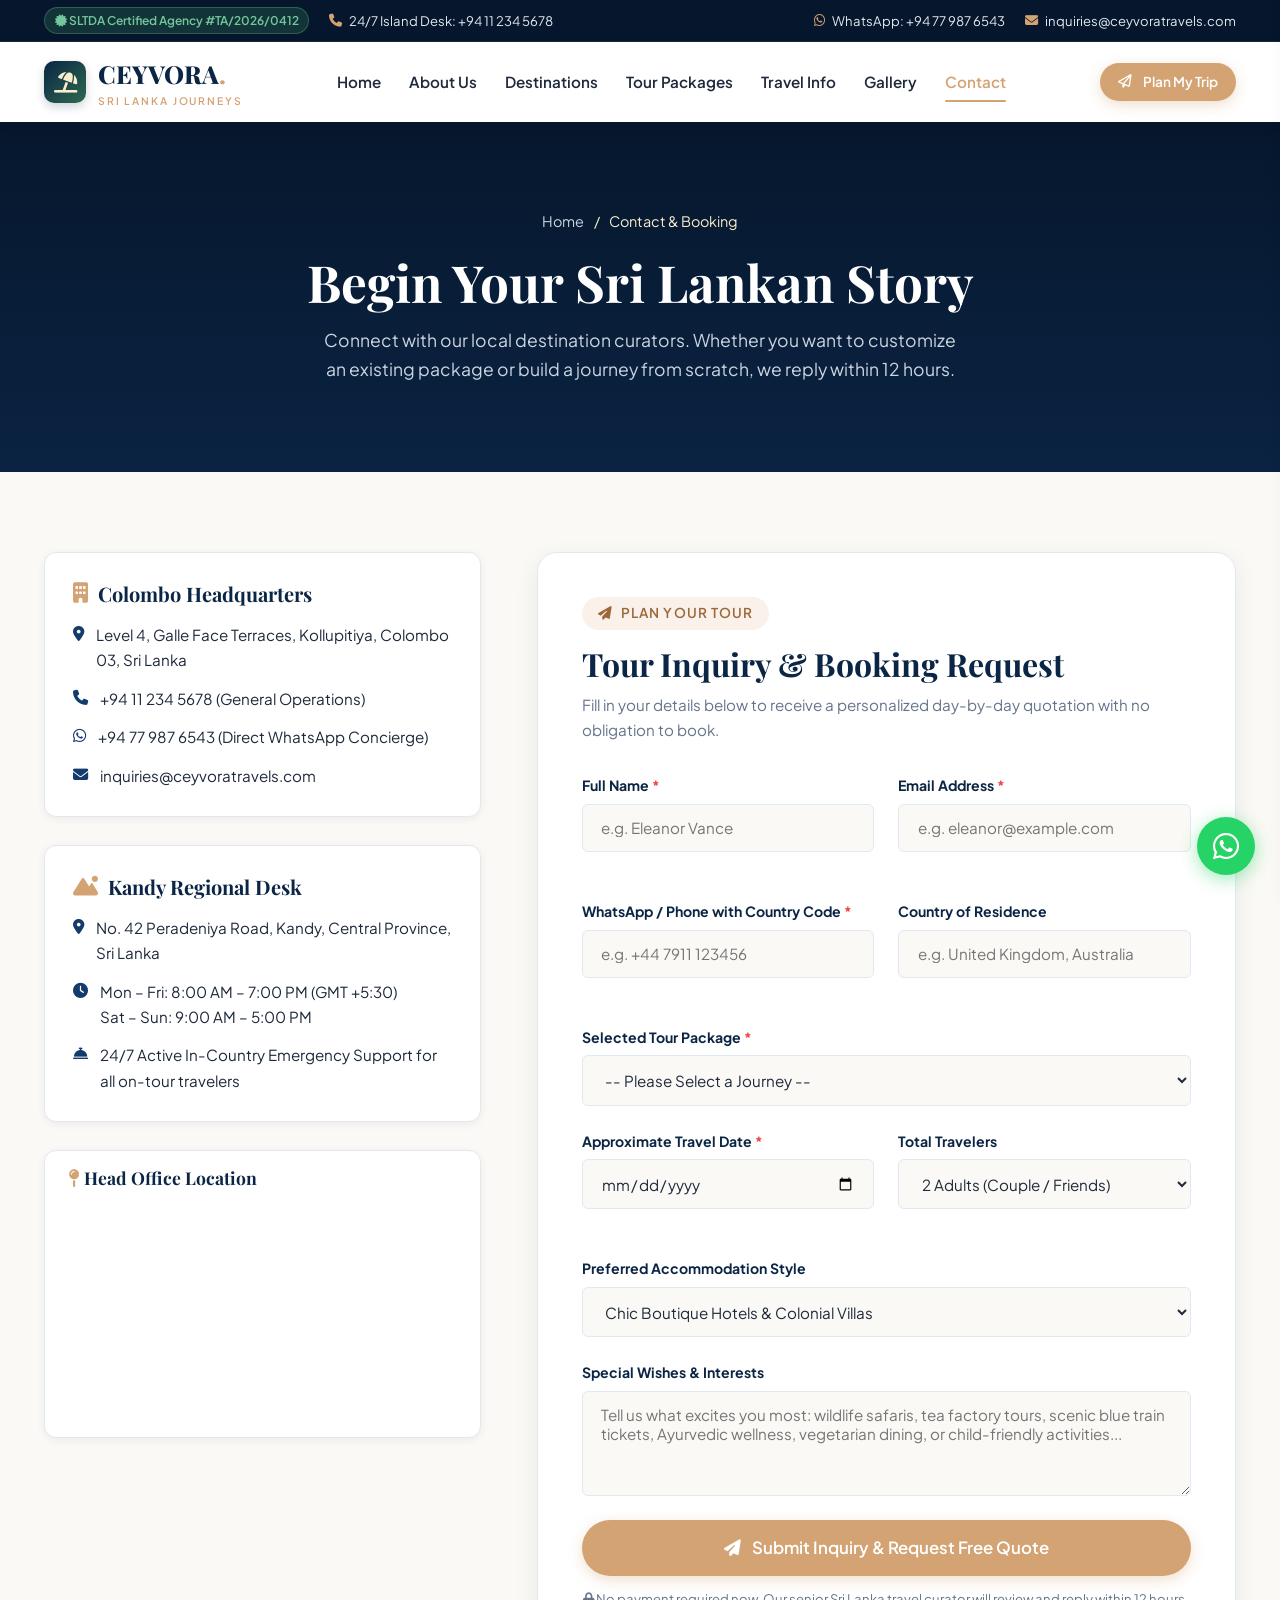
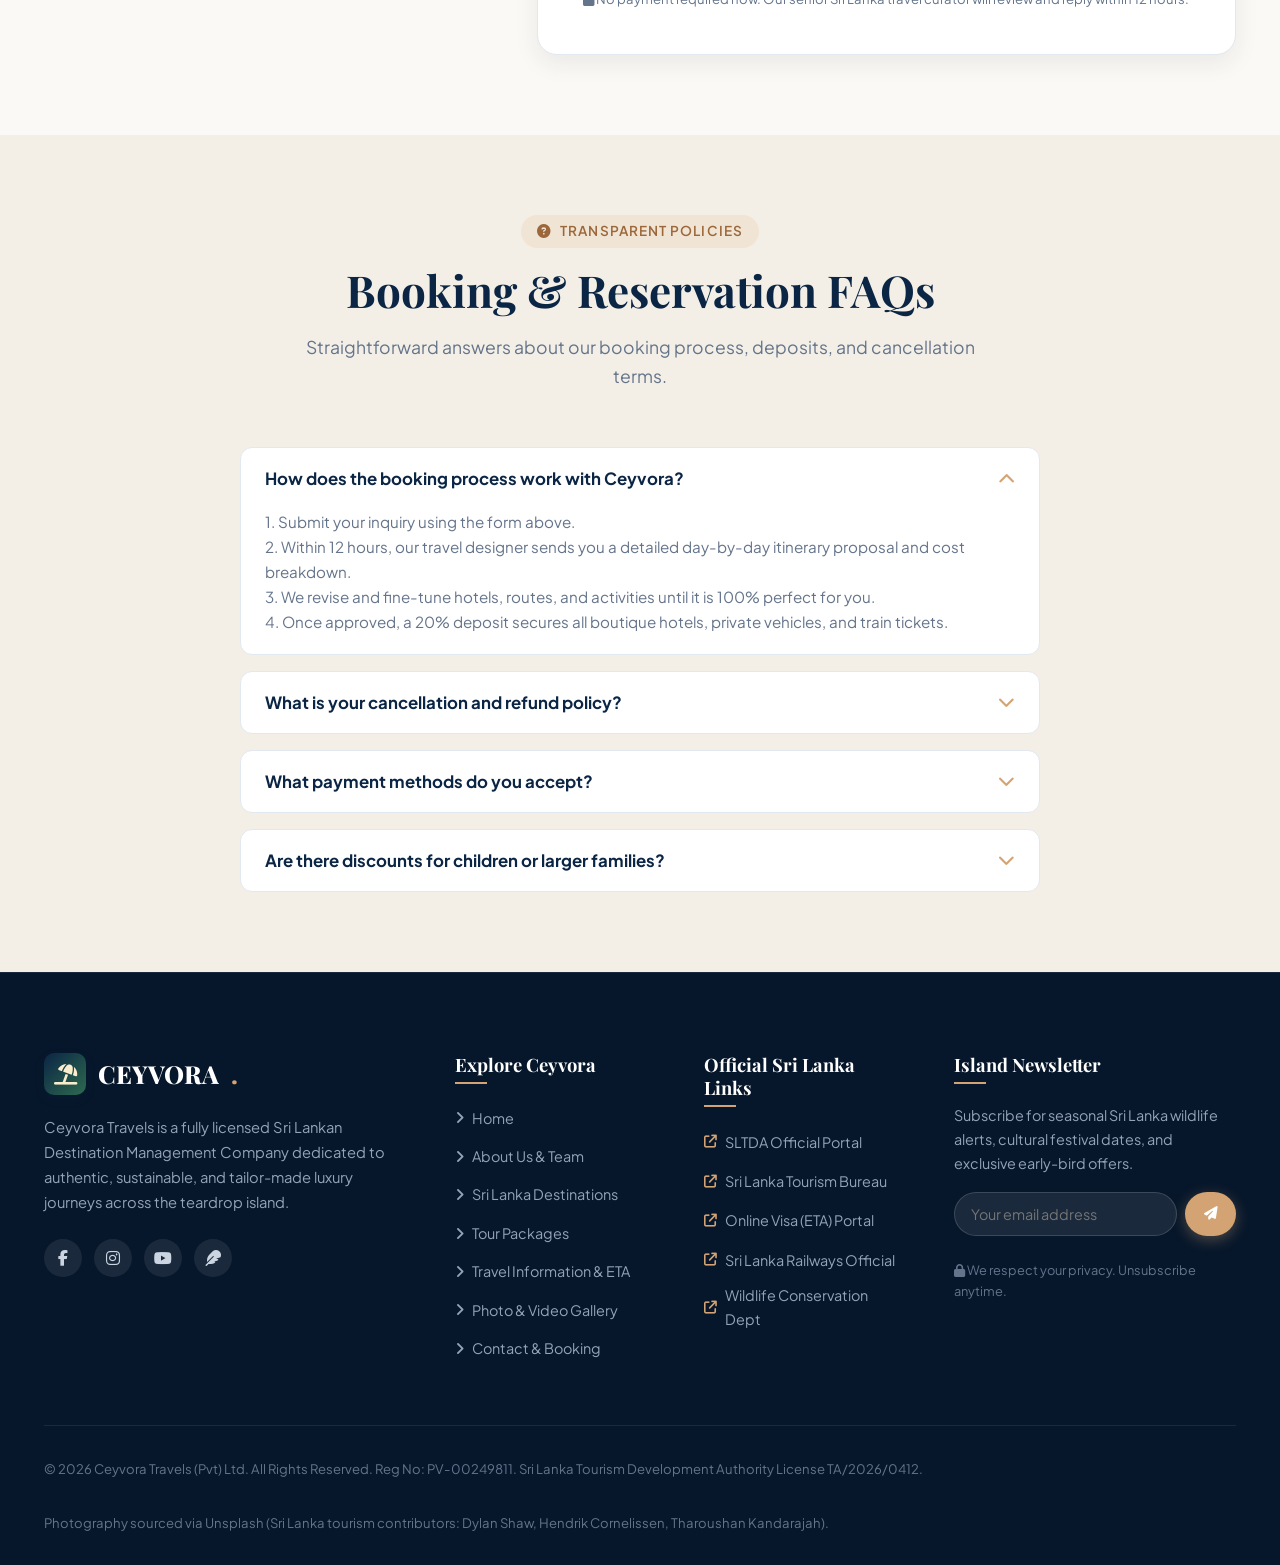
<file: contact.html>
<!DOCTYPE html>
<html lang="en">
<head>
  <meta charset="UTF-8">
  <meta name="viewport" content="width=device-width, initial-scale=1.0">
  <title>Contact & Tour Booking Inquiry | Ceyvora Travels Sri Lanka</title>
  <meta name="description" content="Inquire about tailor-made Sri Lanka tours, request a customized itinerary, or book your private chauffeur guide with Ceyvora Travels. Fast response within 12 hours.">
  <meta name="keywords" content="Sri Lanka travel inquiry, book Sri Lanka tour, contact Ceyvora Travels, Ceylon tour booking, private driver quote Sri Lanka">
  <meta property="og:title" content="Contact & Booking Inquiry | Ceyvora Travels">
  <meta property="og:description" content="Plan your dream Sri Lanka vacation with certified local destination curators. Fast response within 12 hours.">
  <meta property="og:type" content="website">

  <!-- Fonts & Icons -->
  <link rel="preconnect" href="https://fonts.googleapis.com">
  <link rel="preconnect" href="https://fonts.gstatic.com" crossorigin>
  <link href="https://fonts.googleapis.com/css2?family=Playfair+Display:ital,wght@0,500;0,700;0,800;1,400&family=Plus+Jakarta+Sans:wght@400;500;600;700&display=swap" rel="stylesheet">
  <link rel="stylesheet" href="https://cdnjs.cloudflare.com/ajax/libs/font-awesome/6.5.1/css/all.min.css">
  <link rel="stylesheet" href="css/style.css">
</head>
<body>

  <!-- Top Announcement Bar -->
  <aside class="top-bar">
    <div class="container top-bar-inner">
      <div class="top-bar-left">
        <span class="badge-sltda"><i class="fa-solid fa-certificate"></i> SLTDA Certified Agency #TA/2026/0412</span>
        <span class="top-bar-item"><i class="fa-solid fa-phone"></i> 24/7 Island Desk: +94 11 234 5678</span>
      </div>
      <div class="top-bar-right">
        <span class="top-bar-item"><i class="fa-brands fa-whatsapp text-accent"></i> WhatsApp: +94 77 987 6543</span>
        <span class="top-bar-item"><i class="fa-solid fa-envelope"></i> inquiries@ceyvoratravels.com</span>
      </div>
    </div>
  </aside>

  <!-- Main Navigation Header -->
  <header class="main-header">
    <div class="container header-inner">
      <a href="index.html" class="brand-logo" aria-label="Ceyvora Travels Home">
        <div class="brand-logo-icon">
          <i class="fa-solid fa-umbrella-beach"></i>
        </div>
        <div>
          CEYVORA<span>.</span>
          <span class="brand-tagline">Sri Lanka Journeys</span>
        </div>
      </a>

      <!-- Desktop Nav -->
      <nav class="nav-menu" aria-label="Primary Navigation">
        <a href="index.html" class="nav-link">Home</a>
        <a href="about.html" class="nav-link">About Us</a>
        <a href="destinations.html" class="nav-link">Destinations</a>
        <a href="packages.html" class="nav-link">Tour Packages</a>
        <a href="travel-info.html" class="nav-link">Travel Info</a>
        <a href="gallery.html" class="nav-link">Gallery</a>
        <a href="contact.html" class="nav-link active">Contact</a>
      </nav>

      <div class="header-actions">
        <a href="contact.html" class="btn btn-primary btn-sm"><i class="fa-regular fa-paper-plane"></i> Plan My Trip</a>
        <button class="mobile-toggle" aria-label="Open mobile navigation menu">
          <i class="fa-solid fa-bars"></i>
        </button>
      </div>
    </div>
  </header>

  <!-- Mobile Drawer -->
  <div class="mobile-nav-overlay"></div>
  <aside class="mobile-nav-drawer" aria-label="Mobile Navigation Drawer">
    <div class="mobile-nav-header">
      <span class="brand-logo" style="font-size: 1.3rem;">
        <span class="brand-logo-icon" style="width:34px;height:34px;font-size:1rem;"><i class="fa-solid fa-umbrella-beach"></i></span>
        CEYVORA
      </span>
      <button class="mobile-close-btn" aria-label="Close navigation">&times;</button>
    </div>
    <nav class="mobile-nav-links">
      <a href="index.html"><span>Home</span> <i class="fa-solid fa-chevron-right"></i></a>
      <a href="about.html"><span>About Us</span> <i class="fa-solid fa-chevron-right"></i></a>
      <a href="destinations.html"><span>Places to Visit</span> <i class="fa-solid fa-chevron-right"></i></a>
      <a href="packages.html"><span>Tour Packages</span> <i class="fa-solid fa-chevron-right"></i></a>
      <a href="travel-info.html"><span>Travel Information</span> <i class="fa-solid fa-chevron-right"></i></a>
      <a href="gallery.html"><span>Gallery & Media</span> <i class="fa-solid fa-chevron-right"></i></a>
      <a href="contact.html" class="active"><span>Contact & Booking</span> <i class="fa-solid fa-chevron-right"></i></a>
    </nav>
    <div class="mobile-drawer-contact">
      <p><strong>Direct Inquiries:</strong></p>
      <p><i class="fa-brands fa-whatsapp text-green"></i> +94 77 987 6543</p>
      <p><i class="fa-solid fa-envelope"></i> hello@ceyvoratravels.com</p>
      <a href="contact.html" class="btn btn-primary" style="width: 100%; margin-top: 1rem;">Book a Free Consultation</a>
    </div>
  </aside>

  <!-- Page Banner -->
  <section class="page-banner" style="background-image: url('https://images.unsplash.com/photo-1507525428034-b723cf961d3e?auto=format&fit=crop&w=1800&q=80');">
    <div class="banner-content">
      <div class="banner-breadcrumbs">
        <a href="index.html">Home</a>
        <span>/</span>
        <span>Contact & Booking</span>
      </div>
      <h1 class="banner-title">Begin Your Sri Lankan Story</h1>
      <p class="banner-subtitle">Connect with our local destination curators. Whether you want to customize an existing package or build a journey from scratch, we reply within 12 hours.</p>
    </div>
  </section>

  <!-- Contact & Booking Section -->
  <section class="section-padding bg-light">
    <div class="container">
      <div class="contact-layout-grid">
        <!-- Left Column: Contact Cards & Office Details -->
        <aside class="contact-info-panel">
          <div class="contact-card">
            <h3 class="contact-card-title"><i class="fa-solid fa-building"></i> Colombo Headquarters</h3>
            <ul class="contact-details-list">
              <li>
                <i class="fa-solid fa-location-dot"></i>
                <span>Level 4, Galle Face Terraces, Kollupitiya, Colombo 03, Sri Lanka</span>
              </li>
              <li>
                <i class="fa-solid fa-phone"></i>
                <span>+94 11 234 5678 (General Operations)</span>
              </li>
              <li>
                <i class="fa-brands fa-whatsapp"></i>
                <span>+94 77 987 6543 (Direct WhatsApp Concierge)</span>
              </li>
              <li>
                <i class="fa-solid fa-envelope"></i>
                <span>inquiries@ceyvoratravels.com</span>
              </li>
            </ul>
          </div>

          <div class="contact-card">
            <h3 class="contact-card-title"><i class="fa-solid fa-mountain-sun"></i> Kandy Regional Desk</h3>
            <ul class="contact-details-list">
              <li>
                <i class="fa-solid fa-location-dot"></i>
                <span>No. 42 Peradeniya Road, Kandy, Central Province, Sri Lanka</span>
              </li>
              <li>
                <i class="fa-solid fa-clock"></i>
                <span>Mon – Fri: 8:00 AM – 7:00 PM (GMT +5:30)<br>Sat – Sun: 9:00 AM – 5:00 PM</span>
              </li>
              <li>
                <i class="fa-solid fa-bell-concierge"></i>
                <span>24/7 Active In-Country Emergency Support for all on-tour travelers</span>
              </li>
            </ul>
          </div>

          <!-- Office Location Map Embed -->
          <div class="contact-card" style="padding: 1rem;">
            <h4 style="font-size: 1.1rem; color: var(--primary); margin-bottom: 0.75rem; padding-left: 0.5rem;"><i class="fa-solid fa-map-pin text-accent"></i> Head Office Location</h4>
            <div style="border-radius: var(--radius-sm); overflow: hidden; height: 220px;">
              <iframe 
                src="https://www.google.com/maps/embed?pb=!1m18!1m12!1m3!1d3960.798511677322!2d79.84651347499645!3d6.91464399308488!2m3!1f0!2f0!3f0!3m2!1i1024!2i768!4f13.1!3m3!1m2!1s0x3ae25941c9b6cb55%3A0x6b2b62d29be8373!2sGalle%20Face%20Terrace%2C%20Colombo!5e0!3m2!1sen!2slk!4v1715000000000!5m2!1sen!2slk" 
                width="100%" 
                height="100%" 
                style="border:0;" 
                allowfullscreen="" 
                loading="lazy" 
                referrerpolicy="no-referrer-when-downgrade">
              </iframe>
            </div>
          </div>
        </aside>

        <!-- Right Column: Interactive Booking Form -->
        <main class="booking-form-wrap">
          <div style="margin-bottom: 2rem;">
            <span class="section-badge"><i class="fa-solid fa-paper-plane"></i> Plan Your Tour</span>
            <h2 style="font-size: 2rem; color: var(--primary); margin-bottom: 0.5rem;">Tour Inquiry & Booking Request</h2>
            <p style="color: var(--text-muted); font-size: 0.95rem;">Fill in your details below to receive a personalized day-by-day quotation with no obligation to book.</p>
          </div>

          <form id="ceyvora-booking-form" novalidate>
            <!-- Name & Email -->
            <div class="form-group-row">
              <div class="form-group">
                <label for="guest-name">Full Name <span class="required">*</span></label>
                <input type="text" id="guest-name" name="guest_name" placeholder="e.g. Eleanor Vance" required>
                <span class="error-text">Please enter your full name.</span>
              </div>
              <div class="form-group">
                <label for="guest-email">Email Address <span class="required">*</span></label>
                <input type="email" id="guest-email" name="guest_email" placeholder="e.g. eleanor@example.com" required>
                <span class="error-text">Please provide a valid email address.</span>
              </div>
            </div>

            <!-- Phone & Country -->
            <div class="form-group-row">
              <div class="form-group">
                <label for="guest-phone">WhatsApp / Phone with Country Code <span class="required">*</span></label>
                <input type="tel" id="guest-phone" name="guest_phone" placeholder="e.g. +44 7911 123456" required>
                <span class="error-text">Please enter your phone number.</span>
              </div>
              <div class="form-group">
                <label for="guest-country">Country of Residence</label>
                <input type="text" id="guest-country" name="guest_country" placeholder="e.g. United Kingdom, Australia">
              </div>
            </div>

            <!-- Tour Package Selection -->
            <div class="form-group">
              <label for="tour-package">Selected Tour Package <span class="required">*</span></label>
              <select id="tour-package" name="tour_package" required>
                <option value="">-- Please Select a Journey --</option>
                <option value="classic-ceylon">Classic Ceylon Highlights (8 Days / 7 Nights)</option>
                <option value="wild-safari-coastal">Wild Safari & Coastal Paradise (10 Days / 9 Nights)</option>
                <option value="grand-island-odyssey">Grand Island Odyssey (14 Days / 13 Nights)</option>
                <option value="romantic-ceylon-honeymoon">Romantic Ceylon Honeymoon (10 Days / 9 Nights)</option>
                <option value="misty-highlands-trekking">Misty Highlands & Trekking Expedition (7 Days / 6 Nights)</option>
                <option value="east-coast-coral">East Coast Coral & Culture (9 Days / 8 Nights)</option>
                <option value="custom">100% Bespoke Custom Itinerary (Tailored to my dates)</option>
              </select>
              <span class="error-text">Please select a tour package or custom option.</span>
            </div>

            <!-- Travel Dates & Group Size -->
            <div class="form-group-row">
              <div class="form-group">
                <label for="travel-date">Approximate Travel Date <span class="required">*</span></label>
                <input type="date" id="travel-date" name="travel_date" required>
                <span class="error-text">Please select an estimated travel date.</span>
              </div>
              <div class="form-group">
                <label for="guest-count">Total Travelers</label>
                <select id="guest-count" name="guest_count">
                  <option value="1">1 Solo Traveler</option>
                  <option value="2" selected>2 Adults (Couple / Friends)</option>
                  <option value="3">3 Adults</option>
                  <option value="4">4 Adults</option>
                  <option value="family">Family (2 Adults + Children)</option>
                  <option value="group">Small Group (5+ Guests)</option>
                </select>
              </div>
            </div>

            <!-- Accommodation Preference -->
            <div class="form-group">
              <label for="hotel-style">Preferred Accommodation Style</label>
              <select id="hotel-style" name="hotel_style">
                <option value="boutique">Chic Boutique Hotels & Colonial Villas</option>
                <option value="luxury">5-Star Luxury & Heritage Resorts</option>
                <option value="comfort">4-Star Deluxe Comfort</option>
                <option value="eco">Eco-Lodges, Safari Glamping & Nature Retreats</option>
              </select>
            </div>

            <!-- Custom Message / Preferences -->
            <div class="form-group">
              <label for="guest-message">Special Wishes & Interests</label>
              <textarea id="guest-message" name="guest_message" rows="4" placeholder="Tell us what excites you most: wildlife safaris, tea factory tours, scenic blue train tickets, Ayurvedic wellness, vegetarian dining, or child-friendly activities..."></textarea>
            </div>

            <button type="submit" class="btn btn-primary btn-lg" style="width: 100%; border: none;">
              <i class="fa-solid fa-paper-plane"></i> Submit Inquiry & Request Free Quote
            </button>
            <p style="text-align: center; font-size: 0.82rem; color: var(--text-muted); margin-top: 0.75rem;">
              <i class="fa-solid fa-lock"></i> No payment required now. Our senior Sri Lanka travel curator will review and reply within 12 hours.
            </p>
          </form>
        </main>
      </div>
    </div>
  </section>

  <!-- JavaScript Confirmation Modal -->
  <div id="booking-confirmation-modal" class="modal-backdrop" role="dialog" aria-modal="true" aria-labelledby="modal-title">
    <div class="modal-card">
      <div class="modal-icon-success">
        <i class="fa-solid fa-check"></i>
      </div>
      <h2 id="modal-title" style="font-size: 1.8rem; color: var(--primary); margin-bottom: 0.5rem;">Inquiry Received!</h2>
      <p style="color: var(--text-muted); font-size: 0.95rem;">Thank you, <strong class="confirm-guest-name" style="color: var(--primary);">Guest</strong>. We are thrilled to welcome you to Sri Lanka!</p>

      <div class="booking-ref-badge">
        Reference: <span class="booking-ref-code">CEY-2026-0000</span>
      </div>

      <div class="modal-summary-box">
        <div class="summary-row">
          <span style="color: var(--text-muted);">Journey:</span>
          <strong class="confirm-tour" style="color: var(--primary); text-align: right;">Classic Ceylon</strong>
        </div>
        <div class="summary-row">
          <span style="color: var(--text-muted);">Estimated Date:</span>
          <strong class="confirm-date" style="color: var(--primary);">2026-11-15</strong>
        </div>
        <div class="summary-row">
          <span style="color: var(--text-muted);">Party Size:</span>
          <strong class="confirm-guests" style="color: var(--primary);">2 Travelers</strong>
        </div>
        <div class="summary-row">
          <span style="color: var(--text-muted);">Response Time:</span>
          <span style="color: var(--nature-green); font-weight: 700;"><i class="fa-solid fa-bolt"></i> Within 12 Hours</span>
        </div>
      </div>

      <p style="font-size: 0.88rem; color: var(--text-muted); margin-bottom: 1.5rem;">
        A senior Sri Lankan travel curator has been assigned to your itinerary. We have also sent a confirmation copy to your email.
      </p>

      <button type="button" class="btn btn-secondary modal-close-btn" style="width: 100%;">
        Done & Return to Site
      </button>
    </div>
  </div>

  <!-- Booking FAQs Accordion -->
  <section class="section-padding bg-surface">
    <div class="container">
      <div class="section-header text-center">
        <span class="section-badge"><i class="fa-solid fa-circle-question"></i> Transparent Policies</span>
        <h2 class="section-title">Booking & Reservation FAQs</h2>
        <p class="section-subtitle">Straightforward answers about our booking process, deposits, and cancellation terms.</p>
      </div>

      <div class="faq-accordion">
        <div class="faq-item active">
          <button class="faq-question">
            <span>How does the booking process work with Ceyvora?</span>
            <i class="fa-solid fa-chevron-down"></i>
          </button>
          <div class="faq-answer">
            <p>1. Submit your inquiry using the form above.<br>
            2. Within 12 hours, our travel designer sends you a detailed day-by-day itinerary proposal and cost breakdown.<br>
            3. We revise and fine-tune hotels, routes, and activities until it is 100% perfect for you.<br>
            4. Once approved, a 20% deposit secures all boutique hotels, private vehicles, and train tickets.</p>
          </div>
        </div>

        <div class="faq-item">
          <button class="faq-question">
            <span>What is your cancellation and refund policy?</span>
            <i class="fa-solid fa-chevron-down"></i>
          </button>
          <div class="faq-answer">
            <p>We believe in travel flexibility. If your plans change, cancellations made up to 14 days prior to arrival are 100% refundable (less minor credit card processing fees). You can also postpone your trip dates with zero penalty fees.</p>
          </div>
        </div>

        <div class="faq-item">
          <button class="faq-question">
            <span>What payment methods do you accept?</span>
            <i class="fa-solid fa-chevron-down"></i>
          </button>
          <div class="faq-answer">
            <p>We accept major credit cards (Visa, MasterCard, American Express) through our secure SLTDA-approved encrypted payment gateway, as well as direct international bank wire transfers.</p>
          </div>
        </div>

        <div class="faq-item">
          <button class="faq-question">
            <span>Are there discounts for children or larger families?</span>
            <i class="fa-solid fa-chevron-down"></i>
          </button>
          <div class="faq-answer">
            <p>Yes! Children under 5 travel completely free of charge. Children aged 5 to 11 receive a 40% discount on package prices when sharing a room with parents. We also provide child safety car seats upon request at no extra cost.</p>
          </div>
        </div>
      </div>
    </div>
  </section>

  <!-- Global Footer -->
  <footer class="main-footer">
    <div class="container">
      <div class="footer-grid">
        <div class="footer-brand">
          <a href="index.html" class="brand-logo" style="color:#ffffff; margin-bottom: 1.25rem;">
            <div class="brand-logo-icon">
              <i class="fa-solid fa-umbrella-beach"></i>
            </div>
            CEYVORA<span>.</span>
          </a>
          <p>Ceyvora Travels is a fully licensed Sri Lankan Destination Management Company dedicated to authentic, sustainable, and tailor-made luxury journeys across the teardrop island.</p>
          <div class="social-links">
            <a href="https://facebook.com" target="_blank" rel="noopener noreferrer" class="social-link" aria-label="Facebook"><i class="fa-brands fa-facebook-f"></i></a>
            <a href="https://instagram.com" target="_blank" rel="noopener noreferrer" class="social-link" aria-label="Instagram"><i class="fa-brands fa-instagram"></i></a>
            <a href="https://youtube.com" target="_blank" rel="noopener noreferrer" class="social-link" aria-label="YouTube"><i class="fa-brands fa-youtube"></i></a>
            <a href="https://tripadvisor.com" target="_blank" rel="noopener noreferrer" class="social-link" aria-label="TripAdvisor"><i class="fa-solid fa-feather"></i></a>
          </div>
        </div>

        <div class="footer-col">
          <h4>Explore Ceyvora</h4>
          <ul class="footer-links">
            <li><a href="index.html"><i class="fa-solid fa-angle-right"></i> Home</a></li>
            <li><a href="about.html"><i class="fa-solid fa-angle-right"></i> About Us & Team</a></li>
            <li><a href="destinations.html"><i class="fa-solid fa-angle-right"></i> Sri Lanka Destinations</a></li>
            <li><a href="packages.html"><i class="fa-solid fa-angle-right"></i> Tour Packages</a></li>
            <li><a href="travel-info.html"><i class="fa-solid fa-angle-right"></i> Travel Information & ETA</a></li>
            <li><a href="gallery.html"><i class="fa-solid fa-angle-right"></i> Photo & Video Gallery</a></li>
            <li><a href="contact.html"><i class="fa-solid fa-angle-right"></i> Contact & Booking</a></li>
          </ul>
        </div>

        <div class="footer-col">
          <h4>Official Sri Lanka Links</h4>
          <ul class="footer-links footer-official-links">
            <li><a href="https://www.sltda.gov.lk/" target="_blank" rel="noopener noreferrer"><i class="fa-solid fa-arrow-up-right-from-square"></i> SLTDA Official Portal</a></li>
            <li><a href="https://www.srilanka.travel/" target="_blank" rel="noopener noreferrer"><i class="fa-solid fa-arrow-up-right-from-square"></i> Sri Lanka Tourism Bureau</a></li>
            <li><a href="https://www.eta.gov.lk/" target="_blank" rel="noopener noreferrer"><i class="fa-solid fa-arrow-up-right-from-square"></i> Online Visa (ETA) Portal</a></li>
            <li><a href="https://railway.gov.lk/" target="_blank" rel="noopener noreferrer"><i class="fa-solid fa-arrow-up-right-from-square"></i> Sri Lanka Railways Official</a></li>
            <li><a href="http://www.dwc.gov.lk/" target="_blank" rel="noopener noreferrer"><i class="fa-solid fa-arrow-up-right-from-square"></i> Wildlife Conservation Dept</a></li>
          </ul>
        </div>

        <div class="footer-col footer-newsletter">
          <h4>Island Newsletter</h4>
          <p>Subscribe for seasonal Sri Lanka wildlife alerts, cultural festival dates, and exclusive early-bird offers.</p>
          <form class="newsletter-form" onsubmit="event.preventDefault(); alert('Thank you for subscribing to Ceyvora Travels Island Dispatch!'); this.reset();">
            <input type="email" placeholder="Your email address" required>
            <button type="submit" class="btn btn-primary btn-sm"><i class="fa-solid fa-paper-plane"></i></button>
          </form>
          <p style="font-size: 0.8rem; color: #64748b;"><i class="fa-solid fa-lock"></i> We respect your privacy. Unsubscribe anytime.</p>
        </div>
      </div>

      <div class="footer-bottom">
        <p>&copy; 2026 Ceyvora Travels (Pvt) Ltd. All Rights Reserved. Reg No: PV-00249811. Sri Lanka Tourism Development Authority License TA/2026/0412.</p>
        <p class="footer-attribution">
          Photography sourced via Unsplash (Sri Lanka tourism contributors: Dylan Shaw, Hendrik Cornelissen, Tharoushan Kandarajah).
        </p>
      </div>
    </div>
  </footer>

  <!-- Floating WhatsApp CTA -->
  <a href="https://wa.me/94779876543?text=Hello%20Ceyvora%20Travels,%20I%20would%20like%20to%20inquire%20about%20a%20Sri%20Lanka%20tour." class="floating-whatsapp" target="_blank" rel="noopener noreferrer" aria-label="Chat on WhatsApp">
    <i class="fa-brands fa-whatsapp"></i>
  </a>

  <!-- Main JavaScript File -->
  <script src="js/main.js"></script>
</body>
</html>
</file>
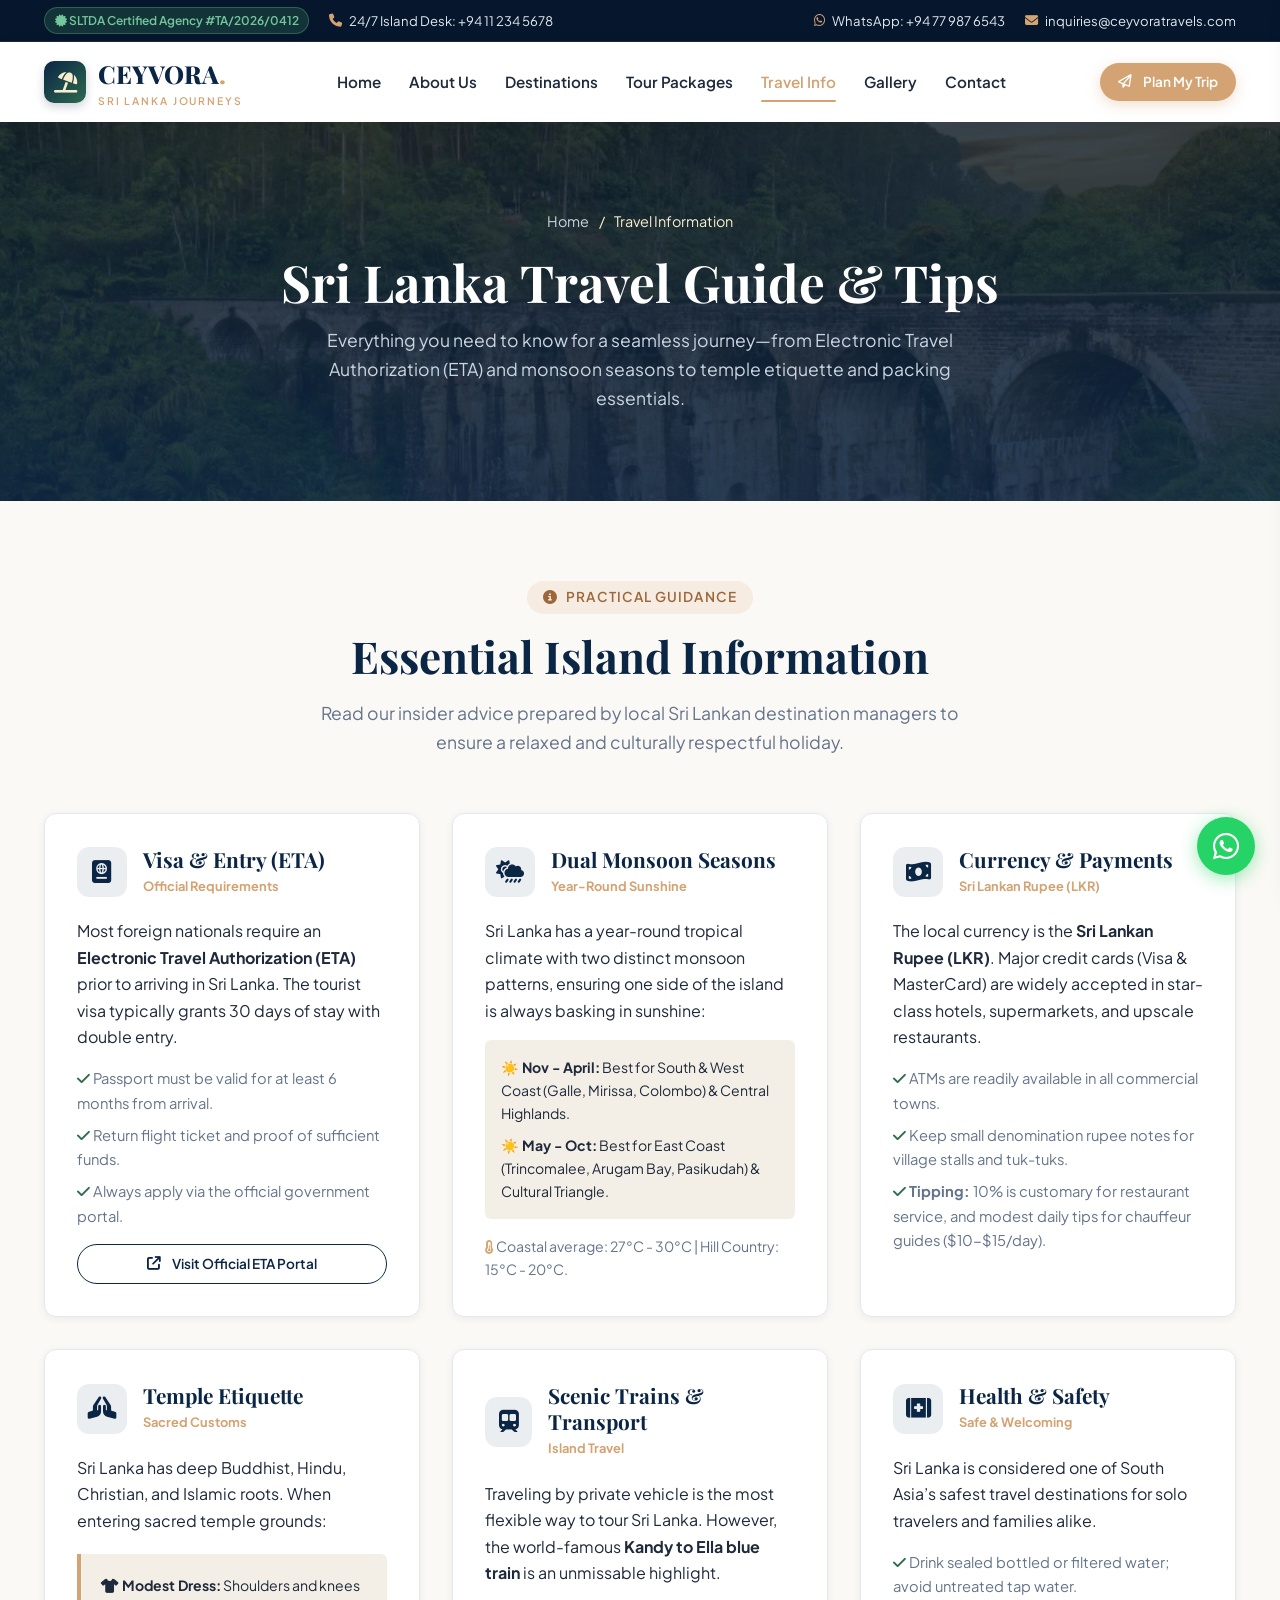
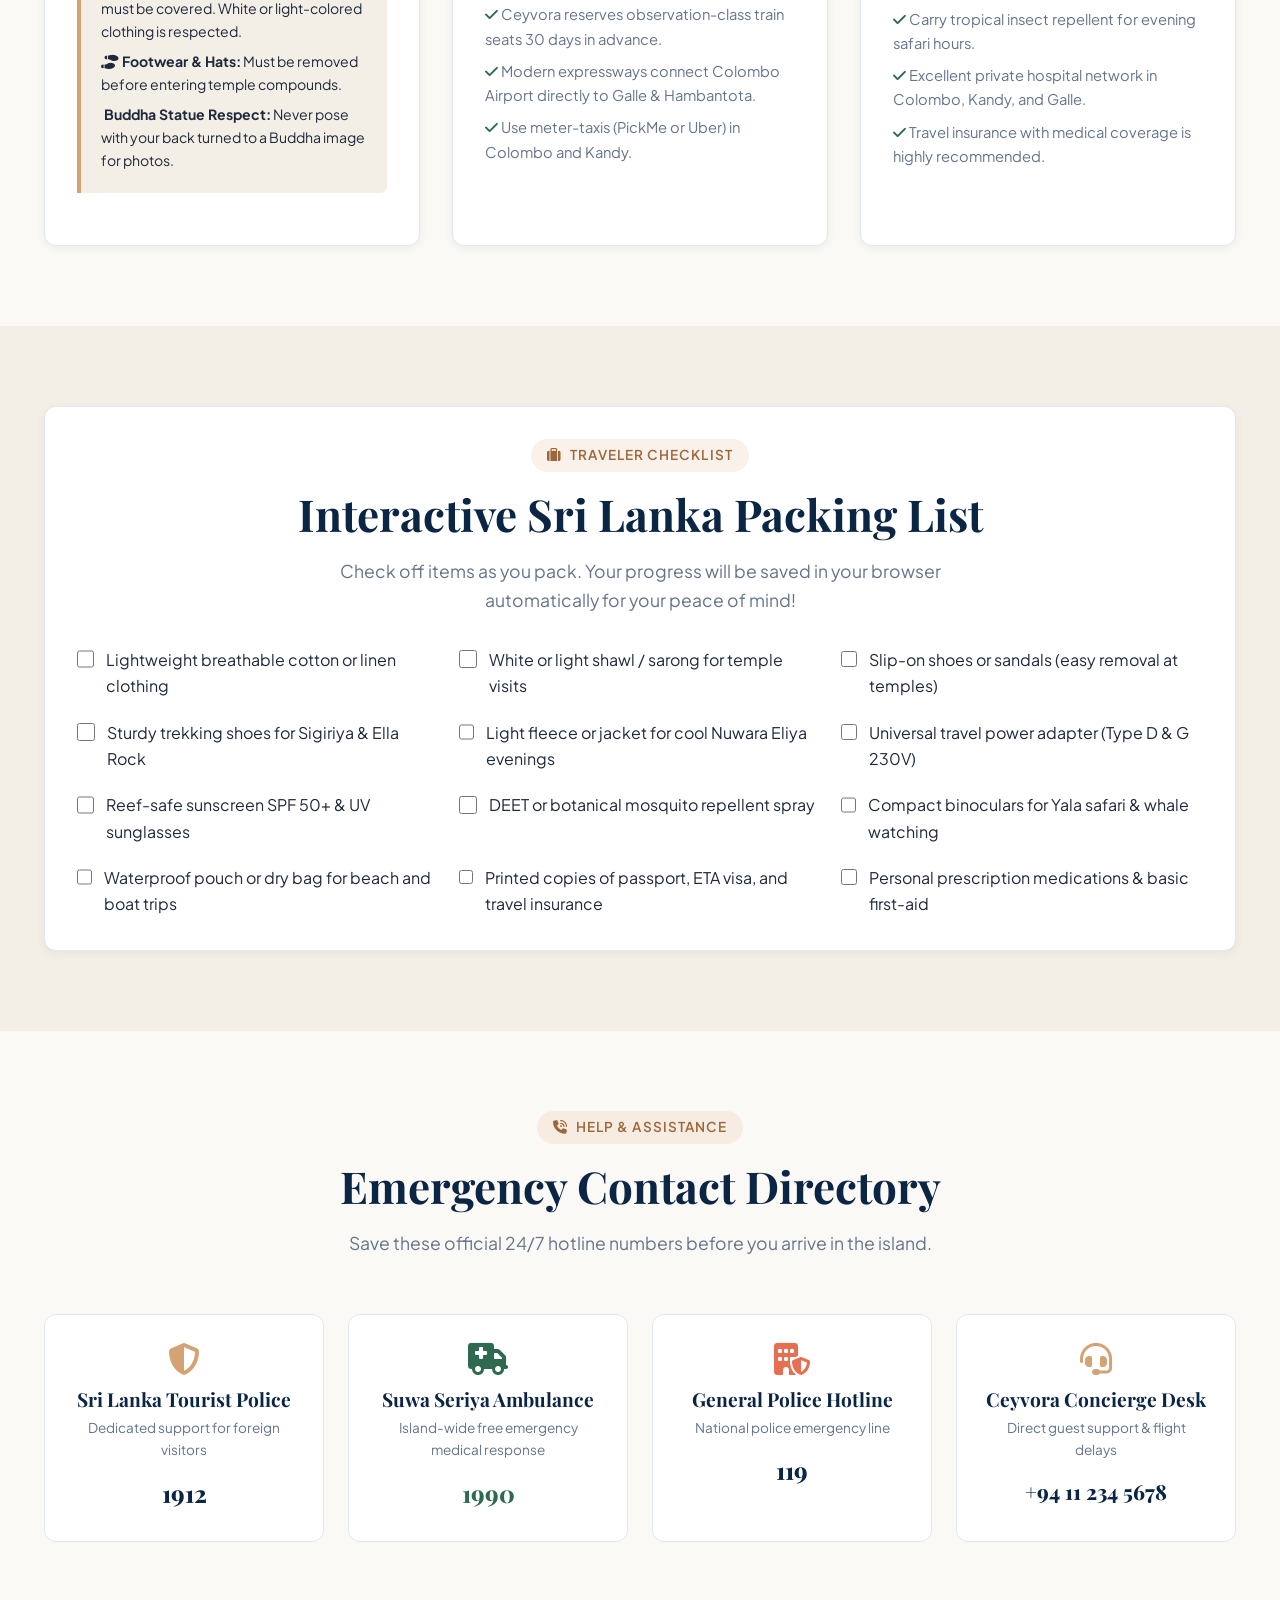
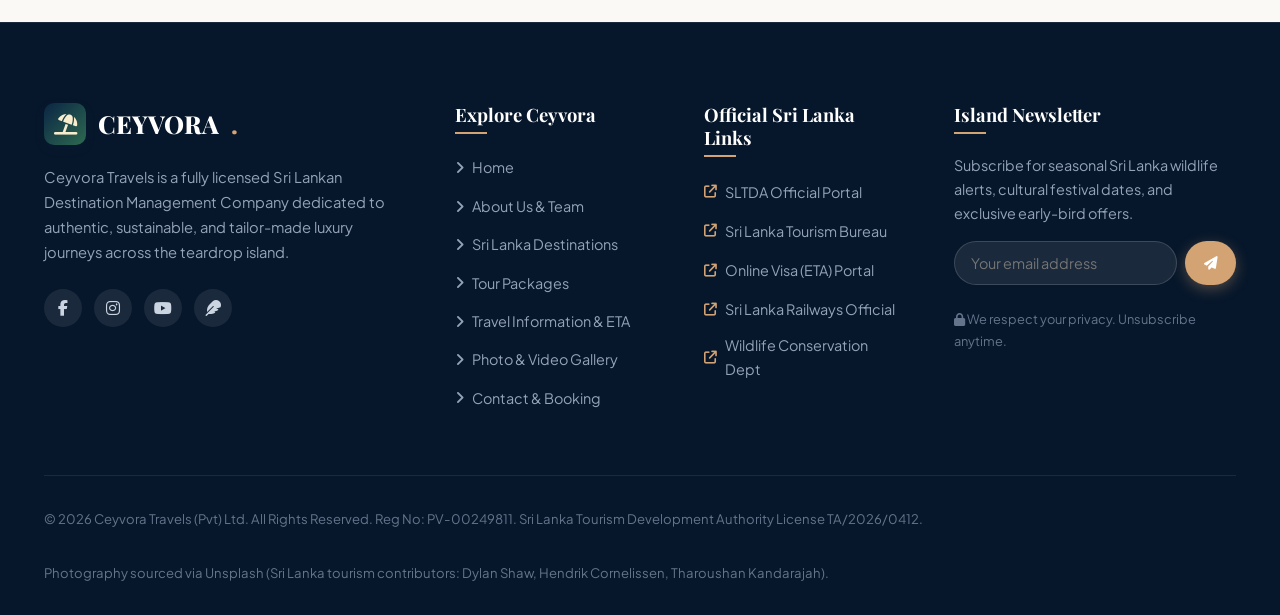
<file: travel-info.html>
<!DOCTYPE html>
<html lang="en">
<head>
  <meta charset="UTF-8">
  <meta name="viewport" content="width=device-width, initial-scale=1.0">
  <title>Sri Lanka Travel Information & Tourist Guide | Ceyvora Travels</title>
  <meta name="description" content="Comprehensive Sri Lanka tourist guide. Learn about Visa/ETA requirements, dual monsoon seasons, currency, temple etiquette, scenic train bookings, and packing essentials.">
  <meta name="keywords" content="Sri Lanka travel guide, Sri Lanka visa ETA, best time to visit Sri Lanka, Sri Lanka currency LKR, temple dress code Sri Lanka, Kandy Ella train guide">
  <meta property="og:title" content="Sri Lanka Travel Information & Tourist Guide | Ceyvora Travels">
  <meta property="og:description" content="Everything you need to know before visiting Sri Lanka: Visa/ETA, weather, currency, cultural etiquette, and packing checklist.">
  <meta property="og:type" content="website">

  <!-- Fonts & Icons -->
  <link rel="preconnect" href="https://fonts.googleapis.com">
  <link rel="preconnect" href="https://fonts.gstatic.com" crossorigin>
  <link href="https://fonts.googleapis.com/css2?family=Playfair+Display:ital,wght@0,500;0,700;0,800;1,400&family=Plus+Jakarta+Sans:wght@400;500;600;700&display=swap" rel="stylesheet">
  <link rel="stylesheet" href="https://cdnjs.cloudflare.com/ajax/libs/font-awesome/6.5.1/css/all.min.css">
  <link rel="stylesheet" href="css/style.css">
</head>
<body>

  <!-- Top Announcement Bar -->
  <aside class="top-bar">
    <div class="container top-bar-inner">
      <div class="top-bar-left">
        <span class="badge-sltda"><i class="fa-solid fa-certificate"></i> SLTDA Certified Agency #TA/2026/0412</span>
        <span class="top-bar-item"><i class="fa-solid fa-phone"></i> 24/7 Island Desk: +94 11 234 5678</span>
      </div>
      <div class="top-bar-right">
        <span class="top-bar-item"><i class="fa-brands fa-whatsapp text-accent"></i> WhatsApp: +94 77 987 6543</span>
        <span class="top-bar-item"><i class="fa-solid fa-envelope"></i> inquiries@ceyvoratravels.com</span>
      </div>
    </div>
  </aside>

  <!-- Main Navigation Header -->
  <header class="main-header">
    <div class="container header-inner">
      <a href="index.html" class="brand-logo" aria-label="Ceyvora Travels Home">
        <div class="brand-logo-icon">
          <i class="fa-solid fa-umbrella-beach"></i>
        </div>
        <div>
          CEYVORA<span>.</span>
          <span class="brand-tagline">Sri Lanka Journeys</span>
        </div>
      </a>

      <!-- Desktop Nav -->
      <nav class="nav-menu" aria-label="Primary Navigation">
        <a href="index.html" class="nav-link">Home</a>
        <a href="about.html" class="nav-link">About Us</a>
        <a href="destinations.html" class="nav-link">Destinations</a>
        <a href="packages.html" class="nav-link">Tour Packages</a>
        <a href="travel-info.html" class="nav-link active">Travel Info</a>
        <a href="gallery.html" class="nav-link">Gallery</a>
        <a href="contact.html" class="nav-link">Contact</a>
      </nav>

      <div class="header-actions">
        <a href="contact.html" class="btn btn-primary btn-sm"><i class="fa-regular fa-paper-plane"></i> Plan My Trip</a>
        <button class="mobile-toggle" aria-label="Open mobile navigation menu">
          <i class="fa-solid fa-bars"></i>
        </button>
      </div>
    </div>
  </header>

  <!-- Mobile Drawer -->
  <div class="mobile-nav-overlay"></div>
  <aside class="mobile-nav-drawer" aria-label="Mobile Navigation Drawer">
    <div class="mobile-nav-header">
      <span class="brand-logo" style="font-size: 1.3rem;">
        <span class="brand-logo-icon" style="width:34px;height:34px;font-size:1rem;"><i class="fa-solid fa-umbrella-beach"></i></span>
        CEYVORA
      </span>
      <button class="mobile-close-btn" aria-label="Close navigation">&times;</button>
    </div>
    <nav class="mobile-nav-links">
      <a href="index.html"><span>Home</span> <i class="fa-solid fa-chevron-right"></i></a>
      <a href="about.html"><span>About Us</span> <i class="fa-solid fa-chevron-right"></i></a>
      <a href="destinations.html"><span>Places to Visit</span> <i class="fa-solid fa-chevron-right"></i></a>
      <a href="packages.html"><span>Tour Packages</span> <i class="fa-solid fa-chevron-right"></i></a>
      <a href="travel-info.html" class="active"><span>Travel Information</span> <i class="fa-solid fa-chevron-right"></i></a>
      <a href="gallery.html"><span>Gallery & Media</span> <i class="fa-solid fa-chevron-right"></i></a>
      <a href="contact.html"><span>Contact & Booking</span> <i class="fa-solid fa-chevron-right"></i></a>
    </nav>
    <div class="mobile-drawer-contact">
      <p><strong>Direct Inquiries:</strong></p>
      <p><i class="fa-brands fa-whatsapp text-green"></i> +94 77 987 6543</p>
      <p><i class="fa-solid fa-envelope"></i> hello@ceyvoratravels.com</p>
      <a href="contact.html" class="btn btn-primary" style="width: 100%; margin-top: 1rem;">Book a Free Consultation</a>
    </div>
  </aside>

  <!-- Page Banner -->
  <section class="page-banner" style="background-image: url('assets/ella.webp');">
    <div class="banner-content">
      <div class="banner-breadcrumbs">
        <a href="index.html">Home</a>
        <span>/</span>
        <span>Travel Information</span>
      </div>
      <h1 class="banner-title">Sri Lanka Travel Guide & Tips</h1>
      <p class="banner-subtitle">Everything you need to know for a seamless journey—from Electronic Travel Authorization (ETA) and monsoon seasons to temple etiquette and packing essentials.</p>
    </div>
  </section>

  <!-- Core Travel Information Cards -->
  <section class="section-padding bg-light">
    <div class="container">
      <div class="section-header text-center">
        <span class="section-badge"><i class="fa-solid fa-circle-info"></i> Practical Guidance</span>
        <h2 class="section-title">Essential Island Information</h2>
        <p class="section-subtitle">Read our insider advice prepared by local Sri Lankan destination managers to ensure a relaxed and culturally respectful holiday.</p>
      </div>

      <div class="info-cards-grid">
        <!-- Card 1: Visa & ETA -->
        <article class="info-card">
          <div class="info-card-header">
            <div class="info-icon"><i class="fa-solid fa-passport"></i></div>
            <div>
              <h3>Visa & Entry (ETA)</h3>
              <span style="font-size: 0.8rem; color: var(--accent); font-weight: 700;">Official Requirements</span>
            </div>
          </div>
          <p>Most foreign nationals require an <strong>Electronic Travel Authorization (ETA)</strong> prior to arriving in Sri Lanka. The tourist visa typically grants 30 days of stay with double entry.</p>
          <ul style="font-size: 0.92rem; color: var(--text-muted); display: flex; flex-direction: column; gap: 0.5rem; margin-bottom: 1rem;">
            <li><i class="fa-solid fa-check text-green"></i> Passport must be valid for at least 6 months from arrival.</li>
            <li><i class="fa-solid fa-check text-green"></i> Return flight ticket and proof of sufficient funds.</li>
            <li><i class="fa-solid fa-check text-green"></i> Always apply via the official government portal.</li>
          </ul>
          <a href="https://www.eta.gov.lk/" target="_blank" rel="noopener noreferrer" class="btn btn-outline btn-sm" style="width: 100%;">
            <i class="fa-solid fa-arrow-up-right-from-square"></i> Visit Official ETA Portal
          </a>
        </article>

        <!-- Card 2: Weather & Seasons -->
        <article class="info-card">
          <div class="info-card-header">
            <div class="info-icon"><i class="fa-solid fa-cloud-sun-rain"></i></div>
            <div>
              <h3>Dual Monsoon Seasons</h3>
              <span style="font-size: 0.8rem; color: var(--accent); font-weight: 700;">Year-Round Sunshine</span>
            </div>
          </div>
          <p>Sri Lanka has a year-round tropical climate with two distinct monsoon patterns, ensuring one side of the island is always basking in sunshine:</p>
          <div style="background: var(--bg-surface); padding: 1rem; border-radius: var(--radius-sm); margin-bottom: 1rem; font-size: 0.88rem;">
            <p style="margin-bottom: 0.5rem;"><strong>☀️ Nov - April:</strong> Best for South & West Coast (Galle, Mirissa, Colombo) & Central Highlands.</p>
            <p style="margin: 0;"><strong>☀️ May - Oct:</strong> Best for East Coast (Trincomalee, Arugam Bay, Pasikudah) & Cultural Triangle.</p>
          </div>
          <p style="font-size: 0.88rem; color: var(--text-muted); margin: 0;"><i class="fa-solid fa-temperature-half text-accent"></i> Coastal average: 27°C - 30°C | Hill Country: 15°C - 20°C.</p>
        </article>

        <!-- Card 3: Currency & Money -->
        <article class="info-card">
          <div class="info-card-header">
            <div class="info-icon"><i class="fa-solid fa-money-bill-wave"></i></div>
            <div>
              <h3>Currency & Payments</h3>
              <span style="font-size: 0.8rem; color: var(--accent); font-weight: 700;">Sri Lankan Rupee (LKR)</span>
            </div>
          </div>
          <p>The local currency is the <strong>Sri Lankan Rupee (LKR)</strong>. Major credit cards (Visa & MasterCard) are widely accepted in star-class hotels, supermarkets, and upscale restaurants.</p>
          <ul style="font-size: 0.92rem; color: var(--text-muted); display: flex; flex-direction: column; gap: 0.5rem;">
            <li><i class="fa-solid fa-check text-green"></i> ATMs are readily available in all commercial towns.</li>
            <li><i class="fa-solid fa-check text-green"></i> Keep small denomination rupee notes for village stalls and tuk-tuks.</li>
            <li><i class="fa-solid fa-check text-green"></i> <strong>Tipping:</strong> 10% is customary for restaurant service, and modest daily tips for chauffeur guides ($10-$15/day).</li>
          </ul>
        </article>

        <!-- Card 4: Cultural Etiquette -->
        <article class="info-card">
          <div class="info-card-header">
            <div class="info-icon"><i class="fa-solid fa-hands-praying"></i></div>
            <div>
              <h3>Temple Etiquette</h3>
              <span style="font-size: 0.8rem; color: var(--accent); font-weight: 700;">Sacred Customs</span>
            </div>
          </div>
          <p>Sri Lanka has deep Buddhist, Hindu, Christian, and Islamic roots. When entering sacred temple grounds:</p>
          <div class="etiquette-box">
            <p style="margin-bottom: 0.4rem; font-size: 0.88rem;"><strong><i class="fa-solid fa-shirt"></i> Modest Dress:</strong> Shoulders and knees must be covered. White or light-colored clothing is respected.</p>
            <p style="margin-bottom: 0.4rem; font-size: 0.88rem;"><strong><i class="fa-solid fa-shoe-prints"></i> Footwear & Hats:</strong> Must be removed before entering temple compounds.</p>
            <p style="margin: 0; font-size: 0.88rem;"><strong><i class="fa-solid fa-camera-slash"></i> Buddha Statue Respect:</strong> Never pose with your back turned to a Buddha image for photos.</p>
          </div>
        </article>

        <!-- Card 5: Getting Around -->
        <article class="info-card">
          <div class="info-card-header">
            <div class="info-icon"><i class="fa-solid fa-train-subway"></i></div>
            <div>
              <h3>Scenic Trains & Transport</h3>
              <span style="font-size: 0.8rem; color: var(--accent); font-weight: 700;">Island Travel</span>
            </div>
          </div>
          <p>Traveling by private vehicle is the most flexible way to tour Sri Lanka. However, the world-famous <strong>Kandy to Ella blue train</strong> is an unmissable highlight.</p>
          <ul style="font-size: 0.92rem; color: var(--text-muted); display: flex; flex-direction: column; gap: 0.5rem;">
            <li><i class="fa-solid fa-check text-green"></i> Ceyvora reserves observation-class train seats 30 days in advance.</li>
            <li><i class="fa-solid fa-check text-green"></i> Modern expressways connect Colombo Airport directly to Galle & Hambantota.</li>
            <li><i class="fa-solid fa-check text-green"></i> Use meter-taxis (PickMe or Uber) in Colombo and Kandy.</li>
          </ul>
        </article>

        <!-- Card 6: Health & Safety -->
        <article class="info-card">
          <div class="info-card-header">
            <div class="info-icon"><i class="fa-solid fa-kit-medical"></i></div>
            <div>
              <h3>Health & Safety</h3>
              <span style="font-size: 0.8rem; color: var(--accent); font-weight: 700;">Safe & Welcoming</span>
            </div>
          </div>
          <p>Sri Lanka is considered one of South Asia’s safest travel destinations for solo travelers and families alike.</p>
          <ul style="font-size: 0.92rem; color: var(--text-muted); display: flex; flex-direction: column; gap: 0.5rem;">
            <li><i class="fa-solid fa-check text-green"></i> Drink sealed bottled or filtered water; avoid untreated tap water.</li>
            <li><i class="fa-solid fa-check text-green"></i> Carry tropical insect repellent for evening safari hours.</li>
            <li><i class="fa-solid fa-check text-green"></i> Excellent private hospital network in Colombo, Kandy, and Galle.</li>
            <li><i class="fa-solid fa-check text-green"></i> Travel insurance with medical coverage is highly recommended.</li>
          </ul>
        </article>
      </div>
    </div>
  </section>

  <!-- Interactive Packing Checklist -->
  <section class="section-padding bg-surface">
    <div class="container">
      <div class="checklist-container">
        <div class="section-header text-center" style="margin-bottom: 2rem;">
          <span class="section-badge"><i class="fa-solid fa-suitcase"></i> Traveler Checklist</span>
          <h2 class="section-title">Interactive Sri Lanka Packing List</h2>
          <p class="section-subtitle">Check off items as you pack. Your progress will be saved in your browser automatically for your peace of mind!</p>
        </div>

        <div class="checklist-grid">
          <label class="check-item">
            <input type="checkbox">
            <span>Lightweight breathable cotton or linen clothing</span>
          </label>
          <label class="check-item">
            <input type="checkbox">
            <span>White or light shawl / sarong for temple visits</span>
          </label>
          <label class="check-item">
            <input type="checkbox">
            <span>Slip-on shoes or sandals (easy removal at temples)</span>
          </label>
          <label class="check-item">
            <input type="checkbox">
            <span>Sturdy trekking shoes for Sigiriya & Ella Rock</span>
          </label>
          <label class="check-item">
            <input type="checkbox">
            <span>Light fleece or jacket for cool Nuwara Eliya evenings</span>
          </label>
          <label class="check-item">
            <input type="checkbox">
            <span>Universal travel power adapter (Type D & G 230V)</span>
          </label>
          <label class="check-item">
            <input type="checkbox">
            <span>Reef-safe sunscreen SPF 50+ & UV sunglasses</span>
          </label>
          <label class="check-item">
            <input type="checkbox">
            <span>DEET or botanical mosquito repellent spray</span>
          </label>
          <label class="check-item">
            <input type="checkbox">
            <span>Compact binoculars for Yala safari & whale watching</span>
          </label>
          <label class="check-item">
            <input type="checkbox">
            <span>Waterproof pouch or dry bag for beach and boat trips</span>
          </label>
          <label class="check-item">
            <input type="checkbox">
            <span>Printed copies of passport, ETA visa, and travel insurance</span>
          </label>
          <label class="check-item">
            <input type="checkbox">
            <span>Personal prescription medications & basic first-aid</span>
          </label>
        </div>
      </div>
    </div>
  </section>

  <!-- Emergency & Support Directory -->
  <section class="section-padding bg-light">
    <div class="container">
      <div class="section-header text-center">
        <span class="section-badge"><i class="fa-solid fa-phone-volume"></i> Help & Assistance</span>
        <h2 class="section-title">Emergency Contact Directory</h2>
        <p class="section-subtitle">Save these official 24/7 hotline numbers before you arrive in the island.</p>
      </div>

      <div style="display: grid; grid-template-columns: repeat(auto-fit, minmax(260px, 1fr)); gap: 1.5rem;">
        <div style="background: #ffffff; padding: 1.75rem; border-radius: var(--radius-md); border: 1px solid var(--border-light); text-align: center;">
          <i class="fa-solid fa-shield-halved text-accent" style="font-size: 2rem; margin-bottom: 0.75rem;"></i>
          <h4 style="font-size: 1.2rem; color: var(--primary); margin-bottom: 0.35rem;">Sri Lanka Tourist Police</h4>
          <p style="font-size: 0.85rem; color: var(--text-muted); margin-bottom: 0.75rem;">Dedicated support for foreign visitors</p>
          <a href="tel:1912" style="font-size: 1.5rem; font-weight: 800; color: var(--primary); font-family: var(--font-heading);">1912</a>
        </div>

        <div style="background: #ffffff; padding: 1.75rem; border-radius: var(--radius-md); border: 1px solid var(--border-light); text-align: center;">
          <i class="fa-solid fa-truck-medical text-green" style="font-size: 2rem; margin-bottom: 0.75rem;"></i>
          <h4 style="font-size: 1.2rem; color: var(--primary); margin-bottom: 0.35rem;">Suwa Seriya Ambulance</h4>
          <p style="font-size: 0.85rem; color: var(--text-muted); margin-bottom: 0.75rem;">Island-wide free emergency medical response</p>
          <a href="tel:1990" style="font-size: 1.5rem; font-weight: 800; color: var(--nature-green); font-family: var(--font-heading);">1990</a>
        </div>

        <div style="background: #ffffff; padding: 1.75rem; border-radius: var(--radius-md); border: 1px solid var(--border-light); text-align: center;">
          <i class="fa-solid fa-building-shield" style="color: var(--accent-coral); font-size: 2rem; margin-bottom: 0.75rem;"></i>
          <h4 style="font-size: 1.2rem; color: var(--primary); margin-bottom: 0.35rem;">General Police Hotline</h4>
          <p style="font-size: 0.85rem; color: var(--text-muted); margin-bottom: 0.75rem;">National police emergency line</p>
          <a href="tel:119" style="font-size: 1.5rem; font-weight: 800; color: var(--primary); font-family: var(--font-heading);">119</a>
        </div>

        <div style="background: #ffffff; padding: 1.75rem; border-radius: var(--radius-md); border: 1px solid var(--border-light); text-align: center;">
          <i class="fa-solid fa-headset text-accent" style="font-size: 2rem; margin-bottom: 0.75rem;"></i>
          <h4 style="font-size: 1.2rem; color: var(--primary); margin-bottom: 0.35rem;">Ceyvora Concierge Desk</h4>
          <p style="font-size: 0.85rem; color: var(--text-muted); margin-bottom: 0.75rem;">Direct guest support & flight delays</p>
          <a href="tel:+94112345678" style="font-size: 1.3rem; font-weight: 800; color: var(--primary); font-family: var(--font-heading);">+94 11 234 5678</a>
        </div>
      </div>
    </div>
  </section>

  <!-- Global Footer -->
  <footer class="main-footer">
    <div class="container">
      <div class="footer-grid">
        <div class="footer-brand">
          <a href="index.html" class="brand-logo" style="color:#ffffff; margin-bottom: 1.25rem;">
            <div class="brand-logo-icon">
              <i class="fa-solid fa-umbrella-beach"></i>
            </div>
            CEYVORA<span>.</span>
          </a>
          <p>Ceyvora Travels is a fully licensed Sri Lankan Destination Management Company dedicated to authentic, sustainable, and tailor-made luxury journeys across the teardrop island.</p>
          <div class="social-links">
            <a href="https://facebook.com" target="_blank" rel="noopener noreferrer" class="social-link" aria-label="Facebook"><i class="fa-brands fa-facebook-f"></i></a>
            <a href="https://instagram.com" target="_blank" rel="noopener noreferrer" class="social-link" aria-label="Instagram"><i class="fa-brands fa-instagram"></i></a>
            <a href="https://youtube.com" target="_blank" rel="noopener noreferrer" class="social-link" aria-label="YouTube"><i class="fa-brands fa-youtube"></i></a>
            <a href="https://tripadvisor.com" target="_blank" rel="noopener noreferrer" class="social-link" aria-label="TripAdvisor"><i class="fa-solid fa-feather"></i></a>
          </div>
        </div>

        <div class="footer-col">
          <h4>Explore Ceyvora</h4>
          <ul class="footer-links">
            <li><a href="index.html"><i class="fa-solid fa-angle-right"></i> Home</a></li>
            <li><a href="about.html"><i class="fa-solid fa-angle-right"></i> About Us & Team</a></li>
            <li><a href="destinations.html"><i class="fa-solid fa-angle-right"></i> Sri Lanka Destinations</a></li>
            <li><a href="packages.html"><i class="fa-solid fa-angle-right"></i> Tour Packages</a></li>
            <li><a href="travel-info.html"><i class="fa-solid fa-angle-right"></i> Travel Information & ETA</a></li>
            <li><a href="gallery.html"><i class="fa-solid fa-angle-right"></i> Photo & Video Gallery</a></li>
            <li><a href="contact.html"><i class="fa-solid fa-angle-right"></i> Contact & Booking</a></li>
          </ul>
        </div>

        <div class="footer-col">
          <h4>Official Sri Lanka Links</h4>
          <ul class="footer-links footer-official-links">
            <li><a href="https://www.sltda.gov.lk/" target="_blank" rel="noopener noreferrer"><i class="fa-solid fa-arrow-up-right-from-square"></i> SLTDA Official Portal</a></li>
            <li><a href="https://www.srilanka.travel/" target="_blank" rel="noopener noreferrer"><i class="fa-solid fa-arrow-up-right-from-square"></i> Sri Lanka Tourism Bureau</a></li>
            <li><a href="https://www.eta.gov.lk/" target="_blank" rel="noopener noreferrer"><i class="fa-solid fa-arrow-up-right-from-square"></i> Online Visa (ETA) Portal</a></li>
            <li><a href="https://railway.gov.lk/" target="_blank" rel="noopener noreferrer"><i class="fa-solid fa-arrow-up-right-from-square"></i> Sri Lanka Railways Official</a></li>
            <li><a href="http://www.dwc.gov.lk/" target="_blank" rel="noopener noreferrer"><i class="fa-solid fa-arrow-up-right-from-square"></i> Wildlife Conservation Dept</a></li>
          </ul>
        </div>

        <div class="footer-col footer-newsletter">
          <h4>Island Newsletter</h4>
          <p>Subscribe for seasonal Sri Lanka wildlife alerts, cultural festival dates, and exclusive early-bird offers.</p>
          <form class="newsletter-form" onsubmit="event.preventDefault(); alert('Thank you for subscribing to Ceyvora Travels Island Dispatch!'); this.reset();">
            <input type="email" placeholder="Your email address" required>
            <button type="submit" class="btn btn-primary btn-sm"><i class="fa-solid fa-paper-plane"></i></button>
          </form>
          <p style="font-size: 0.8rem; color: #64748b;"><i class="fa-solid fa-lock"></i> We respect your privacy. Unsubscribe anytime.</p>
        </div>
      </div>

      <div class="footer-bottom">
        <p>&copy; 2026 Ceyvora Travels (Pvt) Ltd. All Rights Reserved. Reg No: PV-00249811. Sri Lanka Tourism Development Authority License TA/2026/0412.</p>
        <p class="footer-attribution">
          Photography sourced via Unsplash (Sri Lanka tourism contributors: Dylan Shaw, Hendrik Cornelissen, Tharoushan Kandarajah).
        </p>
      </div>
    </div>
  </footer>

  <!-- Floating WhatsApp CTA -->
  <a href="https://wa.me/94779876543?text=Hello%20Ceyvora%20Travels,%20I%20would%20like%20to%20inquire%20about%20a%20Sri%20Lanka%20tour." class="floating-whatsapp" target="_blank" rel="noopener noreferrer" aria-label="Chat on WhatsApp">
    <i class="fa-brands fa-whatsapp"></i>
  </a>

  <!-- Main JavaScript File -->
  <script src="js/main.js"></script>
</body>
</html>
</file>
<file: css/style.css>
/* ==========================================================================
   CEYVORA TRAVELS - LUXURY SRI LANKA TOURISM AGENCY
   Master Stylesheet (Responsive, Modern, Accessible)
   ========================================================================== */

/* --- CSS Variables & Design System --- */
:root {
  --primary: #0b2545;
  --primary-dark: #06172d;
  --primary-light: #133b6b;
  --primary-rgb: 11, 37, 69;

  --accent: #d4a373;
  --accent-hover: #bc8a5b;
  --accent-light: #faedcd;
  --accent-coral: #e76f51;

  --nature-green: #2d6a4f;
  --nature-emerald: #1b4332;
  --nature-light: #d8f3dc;

  --bg-page: #fbf9f5;
  --bg-card: #ffffff;
  --bg-surface: #f4efe6;
  --bg-dark: #07172b;

  --text-main: #1e293b;
  --text-muted: #64748b;
  --text-light: #f8fafc;

  --border-light: #e2e8f0;
  --border-accent: rgba(212, 163, 115, 0.3);

  --font-heading: 'Playfair Display', Georgia, serif;
  --font-body: 'Plus Jakarta Sans', -apple-system, BlinkMacSystemFont, 'Segoe UI', Roboto, sans-serif;

  --shadow-sm: 0 2px 8px rgba(0, 0, 0, 0.06);
  --shadow-md: 0 8px 24px rgba(11, 37, 69, 0.08);
  --shadow-lg: 0 16px 36px rgba(11, 37, 69, 0.12);
  --shadow-hover: 0 20px 40px rgba(11, 37, 69, 0.16);

  --radius-sm: 6px;
  --radius-md: 12px;
  --radius-lg: 20px;
  --radius-full: 9999px;

  --transition-fast: 0.2s ease;
  --transition-normal: 0.3s cubic-bezier(0.16, 1, 0.3, 1);
  --transition-slow: 0.5s cubic-bezier(0.16, 1, 0.3, 1);

  --container-max: 1240px;
}

/* --- CSS Reset & Global Typography --- */
*, *::before, *::after {
  box-sizing: border-box;
  margin: 0;
  padding: 0;
}

html {
  scroll-behavior: smooth;
  font-size: 16px;
}

body {
  font-family: var(--font-body);
  color: var(--text-main);
  background-color: var(--bg-page);
  line-height: 1.65;
  -webkit-font-smoothing: antialiased;
  -moz-osx-font-smoothing: grayscale;
  overflow-x: hidden;
}

img {
  max-width: 100%;
  height: auto;
  display: block;
}

a {
  color: inherit;
  text-decoration: none;
  transition: color var(--transition-fast);
}

ul, ol {
  list-style: none;
}

button, input, select, textarea {
  font-family: inherit;
  font-size: inherit;
  border: none;
  outline: none;
}

h1, h2, h3, h4, h5, h6 {
  font-family: var(--font-heading);
  color: var(--primary);
  line-height: 1.25;
  font-weight: 700;
}

p {
  margin-bottom: 1rem;
}

p:last-child {
  margin-bottom: 0;
}

.container {
  width: 100%;
  max-width: var(--container-max);
  margin-left: auto;
  margin-right: auto;
  padding-left: 1.5rem;
  padding-right: 1.5rem;
}

/* --- Utility Classes --- */
.text-center { text-align: center; }
.text-accent { color: var(--accent) !important; }
.text-green { color: var(--nature-green) !important; }
.text-white { color: #ffffff !important; }
.bg-light { background-color: var(--bg-page); }
.bg-surface { background-color: var(--bg-surface); }
.bg-dark { background-color: var(--bg-dark); color: #ffffff; }

.section-padding {
  padding: 5rem 0;
}

.section-header {
  margin-bottom: 3.5rem;
}

.section-badge {
  display: inline-flex;
  align-items: center;
  gap: 0.5rem;
  padding: 0.35rem 1rem;
  border-radius: var(--radius-full);
  background-color: rgba(212, 163, 115, 0.15);
  color: #9c683b;
  font-weight: 600;
  font-size: 0.85rem;
  letter-spacing: 0.08em;
  text-transform: uppercase;
  margin-bottom: 0.85rem;
}

.section-title {
  font-size: clamp(2rem, 3.5vw, 2.75rem);
  color: var(--primary);
  margin-bottom: 1rem;
}

.section-title.white {
  color: #ffffff;
}

.section-subtitle {
  color: var(--text-muted);
  font-size: 1.1rem;
  max-width: 680px;
  margin: 0 auto;
}

/* --- Buttons --- */
.btn {
  display: inline-flex;
  align-items: center;
  justify-content: center;
  gap: 0.65rem;
  padding: 0.85rem 1.75rem;
  font-weight: 600;
  font-size: 0.95rem;
  border-radius: var(--radius-full);
  cursor: pointer;
  transition: all var(--transition-normal);
  text-decoration: none;
  white-space: nowrap;
}

.btn-primary {
  background-color: var(--accent);
  color: #ffffff;
  box-shadow: 0 4px 14px rgba(212, 163, 115, 0.35);
}

.btn-primary:hover {
  background-color: var(--accent-hover);
  transform: translateY(-2px);
  box-shadow: 0 6px 20px rgba(212, 163, 115, 0.45);
}

.btn-secondary {
  background-color: var(--primary);
  color: #ffffff;
  box-shadow: 0 4px 14px rgba(11, 37, 69, 0.25);
}

.btn-secondary:hover {
  background-color: var(--primary-light);
  transform: translateY(-2px);
}

.btn-outline {
  background-color: transparent;
  color: var(--primary);
  border: 1.5px solid var(--primary);
}

.btn-outline:hover {
  background-color: var(--primary);
  color: #ffffff;
}

.btn-outline-white {
  background-color: transparent;
  color: #ffffff;
  border: 1.5px solid rgba(255, 255, 255, 0.7);
}

.btn-outline-white:hover {
  background-color: #ffffff;
  color: var(--primary);
  border-color: #ffffff;
}

.btn-sm {
  padding: 0.5rem 1.15rem;
  font-size: 0.85rem;
}

.btn-lg {
  padding: 1.1rem 2.25rem;
  font-size: 1.05rem;
}

/* --- Top Notification Bar --- */
.top-bar {
  background-color: var(--primary-dark);
  color: #e2e8f0;
  font-size: 0.82rem;
  padding: 0.45rem 0;
  border-bottom: 1px solid rgba(255, 255, 255, 0.08);
}

.top-bar-inner {
  display: flex;
  justify-content: space-between;
  align-items: center;
  flex-wrap: wrap;
  gap: 0.75rem;
}

.top-bar-left, .top-bar-right {
  display: flex;
  align-items: center;
  gap: 1.25rem;
}

.top-bar-item {
  display: inline-flex;
  align-items: center;
  gap: 0.45rem;
}

.top-bar-item i {
  color: var(--accent);
}

.badge-sltda {
  background-color: rgba(45, 106, 79, 0.35);
  color: #74c69d;
  border: 1px solid rgba(116, 198, 157, 0.3);
  padding: 0.15rem 0.6rem;
  border-radius: var(--radius-full);
  font-size: 0.75rem;
  font-weight: 600;
}

/* --- Main Header & Navigation --- */
.main-header {
  position: sticky;
  top: 0;
  left: 0;
  width: 100%;
  background-color: rgba(255, 255, 255, 0.96);
  backdrop-filter: blur(12px);
  -webkit-backdrop-filter: blur(12px);
  z-index: 1000;
  box-shadow: 0 2px 15px rgba(0, 0, 0, 0.05);
  transition: all var(--transition-normal);
}

.header-inner {
  display: flex;
  align-items: center;
  justify-content: space-between;
  height: 80px;
}

.brand-logo {
  display: flex;
  align-items: center;
  gap: 0.75rem;
  font-family: var(--font-heading);
  font-size: 1.55rem;
  font-weight: 800;
  color: var(--primary);
  text-decoration: none;
}

.brand-logo-icon {
  width: 42px;
  height: 42px;
  border-radius: 10px;
  background: linear-gradient(135deg, var(--primary) 0%, var(--nature-green) 100%);
  display: flex;
  align-items: center;
  justify-content: center;
  color: var(--accent-light);
  font-size: 1.3rem;
  box-shadow: 0 4px 10px rgba(11, 37, 69, 0.2);
}

.brand-logo span {
  color: var(--accent);
}

.brand-tagline {
  display: block;
  font-family: var(--font-body);
  font-size: 0.65rem;
  letter-spacing: 0.18em;
  text-transform: uppercase;
  color: var(--text-muted);
  font-weight: 600;
  margin-top: -3px;
}

.nav-menu {
  display: flex;
  align-items: center;
  gap: 1.75rem;
}

.nav-link {
  font-weight: 600;
  font-size: 0.95rem;
  color: var(--text-main);
  position: relative;
  padding: 0.5rem 0;
  transition: color var(--transition-fast);
}

.nav-link::after {
  content: '';
  position: absolute;
  bottom: 0;
  left: 0;
  width: 0;
  height: 2px;
  background-color: var(--accent);
  transition: width var(--transition-normal);
  border-radius: 2px;
}

.nav-link:hover, .nav-link.active {
  color: var(--accent);
}

.nav-link.active::after {
  width: 100%;
}

.header-actions {
  display: flex;
  align-items: center;
  gap: 1rem;
}

/* Mobile Hamburger Toggle */
.mobile-toggle {
  display: none;
  background: none;
  border: none;
  cursor: pointer;
  padding: 0.5rem;
  color: var(--primary);
  font-size: 1.5rem;
}

/* Mobile Drawer */
.mobile-nav-overlay {
  position: fixed;
  top: 0;
  left: 0;
  width: 100%;
  height: 100%;
  background: rgba(11, 37, 69, 0.6);
  backdrop-filter: blur(4px);
  z-index: 1050;
  opacity: 0;
  visibility: hidden;
  transition: all var(--transition-normal);
}

.mobile-nav-overlay.open {
  opacity: 1;
  visibility: visible;
}

.mobile-nav-drawer {
  position: fixed;
  top: 0;
  right: -320px;
  width: 300px;
  height: 100%;
  background-color: #ffffff;
  z-index: 1060;
  padding: 2rem 1.5rem;
  display: flex;
  flex-direction: column;
  box-shadow: -5px 0 25px rgba(0, 0, 0, 0.15);
  transition: right var(--transition-normal);
  overflow-y: auto;
}

.mobile-nav-drawer.open {
  right: 0;
}

.mobile-nav-header {
  display: flex;
  justify-content: space-between;
  align-items: center;
  padding-bottom: 1.5rem;
  border-bottom: 1px solid var(--border-light);
  margin-bottom: 1.5rem;
}

.mobile-close-btn {
  background: none;
  border: none;
  font-size: 1.6rem;
  color: var(--primary);
  cursor: pointer;
}

.mobile-nav-links {
  display: flex;
  flex-direction: column;
  gap: 1.15rem;
  margin-bottom: 2rem;
}

.mobile-nav-links a {
  font-size: 1.05rem;
  font-weight: 600;
  color: var(--primary);
  display: flex;
  align-items: center;
  justify-content: space-between;
  padding: 0.4rem 0;
}

.mobile-nav-links a.active {
  color: var(--accent);
}

.mobile-drawer-contact {
  margin-top: auto;
  padding-top: 1.5rem;
  border-top: 1px solid var(--border-light);
  font-size: 0.9rem;
  color: var(--text-muted);
}

/* --- Hero Banner (Home Page) --- */
.hero-section {
  position: relative;
  min-height: 88vh;
  display: flex;
  align-items: center;
  justify-content: center;
  background: linear-gradient(180deg, rgba(7, 23, 43, 0.65) 0%, rgba(11, 37, 69, 0.8) 100%),
              url('https://images.unsplash.com/photo-1588598198321-9735fd52455b?auto=format&fit=crop&w=2000&q=85') center/cover no-repeat;
  color: #ffffff;
  padding: 6rem 1.5rem;
  text-align: center;
}

.hero-content {
  max-width: 920px;
  margin: 0 auto;
  z-index: 2;
}

.hero-tag {
  display: inline-flex;
  align-items: center;
  gap: 0.5rem;
  padding: 0.4rem 1.25rem;
  background: rgba(255, 255, 255, 0.15);
  backdrop-filter: blur(8px);
  border: 1px solid rgba(255, 255, 255, 0.25);
  border-radius: var(--radius-full);
  font-size: 0.9rem;
  letter-spacing: 0.08em;
  text-transform: uppercase;
  color: var(--accent-light);
  font-weight: 600;
  margin-bottom: 1.5rem;
}

.hero-title {
  font-size: clamp(2.5rem, 5vw, 4.2rem);
  color: #ffffff;
  font-weight: 800;
  margin-bottom: 1.5rem;
  line-height: 1.15;
  text-shadow: 0 4px 15px rgba(0, 0, 0, 0.4);
}

.hero-title span {
  color: var(--accent-light);
  font-style: italic;
}

.hero-subtitle {
  font-size: clamp(1.05rem, 2vw, 1.25rem);
  color: #e2e8f0;
  max-width: 720px;
  margin: 0 auto 2.5rem;
  font-weight: 400;
}

.hero-cta-group {
  display: flex;
  align-items: center;
  justify-content: center;
  gap: 1.25rem;
  flex-wrap: wrap;
  margin-bottom: 3.5rem;
}

/* Quick Search Widget */
.hero-search-box {
  background: rgba(255, 255, 255, 0.96);
  backdrop-filter: blur(12px);
  border-radius: var(--radius-lg);
  padding: 1.5rem;
  box-shadow: var(--shadow-lg);
  color: var(--text-main);
  max-width: 1060px;
  margin: 0 auto;
  border: 1px solid rgba(255, 255, 255, 0.5);
}

.search-form-grid {
  display: grid;
  grid-template-columns: repeat(4, 1fr) auto;
  gap: 1.25rem;
  align-items: flex-end;
}

.search-field {
  display: flex;
  flex-direction: column;
  text-align: left;
  gap: 0.35rem;
}

.search-field label {
  font-size: 0.8rem;
  font-weight: 700;
  text-transform: uppercase;
  letter-spacing: 0.05em;
  color: var(--primary);
  display: flex;
  align-items: center;
  gap: 0.4rem;
}

.search-field label i {
  color: var(--accent);
}

.search-field select,
.search-field input {
  width: 100%;
  padding: 0.75rem 1rem;
  border-radius: var(--radius-sm);
  background-color: var(--bg-page);
  border: 1px solid var(--border-light);
  font-size: 0.92rem;
  color: var(--text-main);
  transition: border var(--transition-fast);
}

.search-field select:focus,
.search-field input:focus {
  border-color: var(--accent);
}

/* --- Inner Page Banners --- */
.page-banner {
  position: relative;
  background-color: var(--primary-dark);
  padding: 5.5rem 1.5rem;
  text-align: center;
  color: #ffffff;
  background-size: cover;
  background-position: center;
}

.page-banner::before {
  content: '';
  position: absolute;
  top: 0;
  left: 0;
  width: 100%;
  height: 100%;
  background: linear-gradient(180deg, rgba(6, 23, 45, 0.78) 0%, rgba(11, 37, 69, 0.88) 100%);
}

.banner-content {
  position: relative;
  z-index: 2;
  max-width: 800px;
  margin: 0 auto;
}

.banner-breadcrumbs {
  display: flex;
  align-items: center;
  justify-content: center;
  gap: 0.6rem;
  font-size: 0.9rem;
  color: var(--accent-light);
  margin-bottom: 1rem;
}

.banner-breadcrumbs a {
  color: #cbd5e1;
}

.banner-breadcrumbs a:hover {
  color: #ffffff;
}

.banner-title {
  font-size: clamp(2.2rem, 4vw, 3.2rem);
  color: #ffffff;
  margin-bottom: 0.75rem;
}

.banner-subtitle {
  color: #cbd5e1;
  font-size: 1.1rem;
  max-width: 650px;
  margin: 0 auto;
}

/* --- Trust Stats Bar --- */
.trust-bar {
  background-color: #ffffff;
  padding: 2.5rem 0;
  border-bottom: 1px solid var(--border-light);
  box-shadow: var(--shadow-sm);
  margin-top: -30px;
  position: relative;
  z-index: 10;
  border-radius: var(--radius-md);
}

.stats-grid {
  display: grid;
  grid-template-columns: repeat(4, 1fr);
  gap: 2rem;
  text-align: center;
}

.stat-item {
  border-right: 1px solid var(--border-light);
  padding: 0 1rem;
}

.stat-item:last-child {
  border-right: none;
}

.stat-number {
  font-family: var(--font-heading);
  font-size: 2.5rem;
  font-weight: 800;
  color: var(--primary);
  line-height: 1;
  margin-bottom: 0.35rem;
}

.stat-number span {
  color: var(--accent);
}

.stat-label {
  font-size: 0.88rem;
  color: var(--text-muted);
  font-weight: 600;
}

/* --- Destination Cards --- */
.destinations-grid {
  display: grid;
  grid-template-columns: repeat(auto-fill, minmax(340px, 1fr));
  gap: 2rem;
}

.destination-card {
  background: var(--bg-card);
  border-radius: var(--radius-md);
  overflow: hidden;
  box-shadow: var(--shadow-sm);
  transition: all var(--transition-normal);
  display: flex;
  flex-direction: column;
  border: 1px solid var(--border-light);
}

.destination-card:hover {
  transform: translateY(-6px);
  box-shadow: var(--shadow-hover);
}

.card-img-wrap {
  position: relative;
  height: 240px;
  overflow: hidden;
}

.card-img-wrap img {
  width: 100%;
  height: 100%;
  object-fit: cover;
  transition: transform var(--transition-slow);
}

.destination-card:hover .card-img-wrap img {
  transform: scale(1.08);
}

.card-region-badge {
  position: absolute;
  top: 1rem;
  left: 1rem;
  background: rgba(11, 37, 69, 0.85);
  backdrop-filter: blur(6px);
  color: #ffffff;
  padding: 0.3rem 0.85rem;
  border-radius: var(--radius-full);
  font-size: 0.75rem;
  font-weight: 600;
  letter-spacing: 0.05em;
  text-transform: uppercase;
}

.card-rating-badge {
  position: absolute;
  top: 1rem;
  right: 1rem;
  background: rgba(255, 255, 255, 0.95);
  color: var(--text-main);
  padding: 0.3rem 0.65rem;
  border-radius: var(--radius-full);
  font-size: 0.8rem;
  font-weight: 700;
  display: flex;
  align-items: center;
  gap: 0.3rem;
  box-shadow: var(--shadow-sm);
}

.card-rating-badge i {
  color: #f59e0b;
}

.card-body {
  padding: 1.75rem;
  display: flex;
  flex-direction: column;
  flex-grow: 1;
}

.card-meta-row {
  display: flex;
  align-items: center;
  gap: 1.25rem;
  font-size: 0.85rem;
  color: var(--text-muted);
  margin-bottom: 0.75rem;
}

.card-meta-row span {
  display: inline-flex;
  align-items: center;
  gap: 0.35rem;
}

.card-title {
  font-size: 1.45rem;
  color: var(--primary);
  margin-bottom: 0.6rem;
}

.card-description {
  color: var(--text-muted);
  font-size: 0.95rem;
  margin-bottom: 1.25rem;
  flex-grow: 1;
}

.card-highlights {
  display: flex;
  flex-wrap: wrap;
  gap: 0.45rem;
  margin-bottom: 1.5rem;
}

.highlight-chip {
  background-color: var(--bg-surface);
  color: var(--primary);
  font-size: 0.78rem;
  padding: 0.25rem 0.7rem;
  border-radius: var(--radius-sm);
  font-weight: 500;
}

.card-footer {
  display: flex;
  align-items: center;
  justify-content: space-between;
  padding-top: 1rem;
  border-top: 1px solid var(--border-light);
}

.card-link {
  font-weight: 600;
  color: var(--accent);
  display: inline-flex;
  align-items: center;
  gap: 0.4rem;
  font-size: 0.92rem;
}

.card-link:hover {
  color: var(--accent-hover);
  transform: translateX(4px);
}

/* --- Tour Package Cards --- */
.packages-grid {
  display: grid;
  grid-template-columns: repeat(auto-fill, minmax(360px, 1fr));
  gap: 2.25rem;
}

.package-card {
  background: var(--bg-card);
  border-radius: var(--radius-md);
  overflow: hidden;
  box-shadow: var(--shadow-sm);
  border: 1px solid var(--border-light);
  display: flex;
  flex-direction: column;
  transition: all var(--transition-normal);
  position: relative;
}

.package-card:hover {
  transform: translateY(-8px);
  box-shadow: var(--shadow-hover);
}

.package-ribbon {
  position: absolute;
  top: 1.2rem;
  right: -2.5rem;
  transform: rotate(45deg);
  background: linear-gradient(135deg, var(--accent) 0%, var(--accent-coral) 100%);
  color: #ffffff;
  padding: 0.35rem 3rem;
  font-size: 0.75rem;
  font-weight: 700;
  text-transform: uppercase;
  letter-spacing: 0.08em;
  box-shadow: 0 2px 6px rgba(0,0,0,0.2);
  z-index: 2;
}

.package-card .card-img-wrap {
  height: 230px;
}

.package-duration-pill {
  position: absolute;
  bottom: 1rem;
  left: 1rem;
  background: rgba(11, 37, 69, 0.85);
  backdrop-filter: blur(6px);
  color: #ffffff;
  padding: 0.35rem 0.9rem;
  border-radius: var(--radius-full);
  font-size: 0.82rem;
  font-weight: 600;
  display: flex;
  align-items: center;
  gap: 0.4rem;
}

.package-card-body {
  padding: 1.75rem;
  display: flex;
  flex-direction: column;
  flex-grow: 1;
}

.package-route {
  display: flex;
  align-items: center;
  gap: 0.5rem;
  font-size: 0.82rem;
  color: var(--accent);
  font-weight: 700;
  letter-spacing: 0.05em;
  text-transform: uppercase;
  margin-bottom: 0.5rem;
}

.package-title {
  font-size: 1.4rem;
  color: var(--primary);
  margin-bottom: 0.75rem;
}

.package-highlights-list {
  margin-bottom: 1.25rem;
  display: flex;
  flex-direction: column;
  gap: 0.45rem;
}

.package-highlights-list li {
  font-size: 0.9rem;
  color: var(--text-muted);
  display: flex;
  align-items: flex-start;
  gap: 0.5rem;
}

.package-highlights-list li i {
  color: var(--nature-green);
  margin-top: 0.25rem;
  font-size: 0.85rem;
}

.package-inclusions {
  display: flex;
  flex-wrap: wrap;
  gap: 0.5rem;
  margin-bottom: 1.5rem;
  padding: 0.85rem 0;
  border-top: 1px solid var(--border-light);
  border-bottom: 1px solid var(--border-light);
}

.inclusion-tag {
  font-size: 0.75rem;
  background-color: var(--bg-surface);
  color: var(--primary);
  padding: 0.25rem 0.6rem;
  border-radius: var(--radius-full);
  display: inline-flex;
  align-items: center;
  gap: 0.35rem;
  font-weight: 600;
}

.package-footer {
  display: flex;
  align-items: center;
  justify-content: space-between;
  margin-top: auto;
}

.price-wrap {
  display: flex;
  flex-direction: column;
}

.price-label {
  font-size: 0.78rem;
  color: var(--text-muted);
  text-transform: uppercase;
  letter-spacing: 0.05em;
}

.price-value {
  font-size: 1.5rem;
  font-weight: 800;
  color: var(--primary);
  font-family: var(--font-heading);
}

.price-value small {
  font-size: 0.85rem;
  font-weight: 500;
  color: var(--text-muted);
  font-family: var(--font-body);
}

/* --- Features / Why Choose Us --- */
.features-grid {
  display: grid;
  grid-template-columns: repeat(auto-fill, minmax(260px, 1fr));
  gap: 2rem;
}

.feature-box {
  background: var(--bg-card);
  padding: 2.25rem 1.75rem;
  border-radius: var(--radius-md);
  box-shadow: var(--shadow-sm);
  border: 1px solid var(--border-light);
  transition: all var(--transition-normal);
  text-align: center;
}

.feature-box:hover {
  transform: translateY(-5px);
  box-shadow: var(--shadow-md);
  border-color: var(--accent);
}

.feature-icon-wrap {
  width: 70px;
  height: 70px;
  border-radius: 50%;
  background: rgba(212, 163, 115, 0.12);
  display: inline-flex;
  align-items: center;
  justify-content: center;
  color: var(--accent);
  font-size: 1.8rem;
  margin-bottom: 1.25rem;
}

.feature-title {
  font-size: 1.25rem;
  margin-bottom: 0.65rem;
}

.feature-desc {
  font-size: 0.92rem;
  color: var(--text-muted);
  line-height: 1.6;
}

/* --- Video Section --- */
.video-section-wrap {
  position: relative;
  border-radius: var(--radius-lg);
  overflow: hidden;
  box-shadow: var(--shadow-lg);
  background-color: var(--primary-dark);
}

.responsive-video-container {
  position: relative;
  padding-bottom: 56.25%; /* 16:9 Aspect Ratio */
  height: 0;
  overflow: hidden;
}

.responsive-video-container iframe,
.responsive-video-container video {
  position: absolute;
  top: 0;
  left: 0;
  width: 100%;
  height: 100%;
  border: 0;
}

/* --- Testimonials --- */
.testimonials-grid {
  display: grid;
  grid-template-columns: repeat(auto-fill, minmax(340px, 1fr));
  gap: 2rem;
}

.testimonial-card {
  background: var(--bg-card);
  padding: 2.25rem;
  border-radius: var(--radius-md);
  box-shadow: var(--shadow-sm);
  border: 1px solid var(--border-light);
  display: flex;
  flex-direction: column;
  position: relative;
}

.quote-icon {
  font-size: 2rem;
  color: rgba(212, 163, 115, 0.3);
  margin-bottom: 0.75rem;
}

.testimonial-stars {
  color: #f59e0b;
  margin-bottom: 1rem;
  display: flex;
  gap: 0.2rem;
}

.testimonial-text {
  font-size: 0.98rem;
  color: var(--text-main);
  font-style: italic;
  margin-bottom: 1.5rem;
  line-height: 1.7;
  flex-grow: 1;
}

.testimonial-author {
  display: flex;
  align-items: center;
  gap: 1rem;
  padding-top: 1rem;
  border-top: 1px solid var(--border-light);
}

.author-avatar {
  width: 48px;
  height: 48px;
  border-radius: 50%;
  object-fit: cover;
  border: 2px solid var(--accent);
}

.author-name {
  font-weight: 700;
  font-size: 0.95rem;
  color: var(--primary);
}

.author-country {
  font-size: 0.8rem;
  color: var(--text-muted);
}

/* --- Comparison Table --- */
.comparison-table-wrapper {
  background: #ffffff;
  border-radius: var(--radius-md);
  box-shadow: var(--shadow-md);
  overflow-x: auto;
  border: 1px solid var(--border-light);
  margin-top: 2.5rem;
}

.comparison-table {
  width: 100%;
  border-collapse: collapse;
  min-width: 780px;
  text-align: left;
}

.comparison-table th, 
.comparison-table td {
  padding: 1.25rem 1.5rem;
  border-bottom: 1px solid var(--border-light);
}

.comparison-table th {
  background-color: var(--primary);
  color: #ffffff;
  font-family: var(--font-heading);
  font-size: 1.15rem;
  font-weight: 600;
}

.comparison-table th:first-child {
  background-color: var(--primary-dark);
  width: 25%;
}

.comparison-table tr:hover td {
  background-color: rgba(251, 249, 245, 0.7);
}

.comparison-table td:first-child {
  font-weight: 600;
  color: var(--primary);
  background-color: var(--bg-surface);
}

.check-yes {
  color: var(--nature-green);
  font-weight: bold;
  display: inline-flex;
  align-items: center;
  gap: 0.4rem;
}

.check-no {
  color: #94a3b8;
  font-size: 0.85rem;
}

/* --- Filter Bar Component --- */
.filter-bar {
  display: flex;
  align-items: center;
  justify-content: center;
  flex-wrap: wrap;
  gap: 0.75rem;
  margin-bottom: 2.5rem;
}

.filter-btn {
  padding: 0.6rem 1.35rem;
  border-radius: var(--radius-full);
  background-color: #ffffff;
  color: var(--text-main);
  border: 1.5px solid var(--border-light);
  font-weight: 600;
  font-size: 0.88rem;
  cursor: pointer;
  transition: all var(--transition-fast);
}

.filter-btn:hover,
.filter-btn.active {
  background-color: var(--primary);
  color: #ffffff;
  border-color: var(--primary);
  box-shadow: 0 4px 12px rgba(11, 37, 69, 0.15);
}

/* --- Interactive Map Section --- */
.map-container-wrap {
  border-radius: var(--radius-md);
  overflow: hidden;
  box-shadow: var(--shadow-md);
  border: 1px solid var(--border-light);
  background: #ffffff;
  padding: 1rem;
  margin-bottom: 3.5rem;
}

#sri-lanka-map {
  height: 480px;
  width: 100%;
  border-radius: var(--radius-sm);
  z-index: 1;
}

.map-legend {
  display: flex;
  align-items: center;
  justify-content: center;
  gap: 1.75rem;
  padding: 1rem 0.5rem 0.5rem;
  font-size: 0.85rem;
  color: var(--text-muted);
  flex-wrap: wrap;
}

.legend-item {
  display: inline-flex;
  align-items: center;
  gap: 0.45rem;
}

.legend-dot {
  width: 12px;
  height: 12px;
  border-radius: 50%;
}

/* --- Photo Gallery & Lightbox --- */
.gallery-grid {
  display: grid;
  grid-template-columns: repeat(auto-fill, minmax(280px, 1fr));
  gap: 1.5rem;
}

.gallery-item {
  position: relative;
  border-radius: var(--radius-md);
  overflow: hidden;
  height: 260px;
  cursor: pointer;
  box-shadow: var(--shadow-sm);
  background-color: #e2e8f0;
}

.gallery-item img {
  width: 100%;
  height: 100%;
  object-fit: cover;
  transition: transform var(--transition-slow);
}

.gallery-item:hover img {
  transform: scale(1.1);
}

.gallery-overlay {
  position: absolute;
  top: 0;
  left: 0;
  width: 100%;
  height: 100%;
  background: linear-gradient(180deg, transparent 40%, rgba(11, 37, 69, 0.88) 100%);
  display: flex;
  flex-direction: column;
  justify-content: flex-end;
  padding: 1.25rem;
  color: #ffffff;
  opacity: 0;
  transition: opacity var(--transition-normal);
}

.gallery-item:hover .gallery-overlay {
  opacity: 1;
}

.gallery-overlay h4 {
  font-size: 1.15rem;
  color: #ffffff;
  margin-bottom: 0.2rem;
}

.gallery-overlay p {
  font-size: 0.82rem;
  color: var(--accent-light);
  margin-bottom: 0;
}

/* Lightbox Modal */
.lightbox-modal {
  position: fixed;
  top: 0;
  left: 0;
  width: 100%;
  height: 100%;
  background: rgba(6, 23, 45, 0.95);
  backdrop-filter: blur(8px);
  z-index: 2000;
  display: flex;
  align-items: center;
  justify-content: center;
  padding: 2rem;
  opacity: 0;
  visibility: hidden;
  transition: all var(--transition-normal);
}

.lightbox-modal.open {
  opacity: 1;
  visibility: visible;
}

.lightbox-content {
  position: relative;
  max-width: 900px;
  max-height: 85vh;
  display: flex;
  flex-direction: column;
  align-items: center;
}

.lightbox-img {
  max-width: 100%;
  max-height: 70vh;
  border-radius: var(--radius-sm);
  box-shadow: 0 10px 40px rgba(0, 0, 0, 0.5);
  object-fit: contain;
}

.lightbox-caption {
  margin-top: 1rem;
  text-align: center;
  color: #ffffff;
}

.lightbox-caption h3 {
  font-size: 1.35rem;
  color: #ffffff;
  margin-bottom: 0.25rem;
}

.lightbox-caption p {
  font-size: 0.9rem;
  color: #cbd5e1;
}

.lightbox-close {
  position: absolute;
  top: 1.5rem;
  right: 1.5rem;
  background: rgba(255, 255, 255, 0.2);
  color: #ffffff;
  border: none;
  width: 44px;
  height: 44px;
  border-radius: 50%;
  font-size: 1.5rem;
  cursor: pointer;
  display: flex;
  align-items: center;
  justify-content: center;
  transition: background var(--transition-fast);
}

.lightbox-close:hover {
  background: var(--accent);
}

/* --- Travel Info Cards & Accordions --- */
.info-cards-grid {
  display: grid;
  grid-template-columns: repeat(auto-fill, minmax(350px, 1fr));
  gap: 2rem;
}

.info-card {
  background: #ffffff;
  border-radius: var(--radius-md);
  padding: 2rem;
  border: 1px solid var(--border-light);
  box-shadow: var(--shadow-sm);
}

.info-card-header {
  display: flex;
  align-items: center;
  gap: 1rem;
  margin-bottom: 1.25rem;
}

.info-icon {
  width: 50px;
  height: 50px;
  border-radius: var(--radius-md);
  background-color: rgba(11, 37, 69, 0.08);
  color: var(--primary);
  display: flex;
  align-items: center;
  justify-content: center;
  font-size: 1.4rem;
}

.info-card h3 {
  font-size: 1.3rem;
  color: var(--primary);
}

.etiquette-box {
  background: var(--bg-surface);
  border-left: 4px solid var(--accent);
  padding: 1.25rem;
  border-radius: 0 var(--radius-sm) var(--radius-sm) 0;
  margin: 1.25rem 0;
}

.checklist-container {
  background: #ffffff;
  border-radius: var(--radius-md);
  padding: 2rem;
  border: 1px solid var(--border-light);
  box-shadow: var(--shadow-sm);
}

.checklist-grid {
  display: grid;
  grid-template-columns: repeat(auto-fill, minmax(280px, 1fr));
  gap: 1.25rem;
  margin-top: 1.5rem;
}

.check-item {
  display: flex;
  align-items: flex-start;
  gap: 0.75rem;
}

.check-item input[type="checkbox"] {
  width: 18px;
  height: 18px;
  accent-color: var(--nature-green);
  cursor: pointer;
  margin-top: 0.2rem;
}

/* --- Contact & Booking Form --- */
.contact-layout-grid {
  display: grid;
  grid-template-columns: 1fr 1.6fr;
  gap: 3.5rem;
}

.contact-info-panel {
  display: flex;
  flex-direction: column;
  gap: 1.75rem;
}

.contact-card {
  background: #ffffff;
  padding: 1.75rem;
  border-radius: var(--radius-md);
  box-shadow: var(--shadow-sm);
  border: 1px solid var(--border-light);
}

.contact-card-title {
  font-size: 1.25rem;
  color: var(--primary);
  margin-bottom: 1rem;
  display: flex;
  align-items: center;
  gap: 0.6rem;
}

.contact-card-title i {
  color: var(--accent);
}

.contact-details-list {
  display: flex;
  flex-direction: column;
  gap: 0.85rem;
  font-size: 0.95rem;
}

.contact-details-list li {
  display: flex;
  align-items: flex-start;
  gap: 0.75rem;
  color: var(--text-main);
}

.contact-details-list li i {
  color: var(--primary-light);
  margin-top: 0.25rem;
}

.booking-form-wrap {
  background: #ffffff;
  padding: 2.75rem;
  border-radius: var(--radius-lg);
  box-shadow: var(--shadow-md);
  border: 1px solid var(--border-light);
}

.form-group-row {
  display: grid;
  grid-template-columns: 1fr 1fr;
  gap: 1.5rem;
  margin-bottom: 1.5rem;
}

.form-group {
  display: flex;
  flex-direction: column;
  gap: 0.4rem;
  margin-bottom: 1.5rem;
}

.form-group label {
  font-size: 0.88rem;
  font-weight: 700;
  color: var(--primary);
}

.form-group label .required {
  color: #ef4444;
}

.form-group input,
.form-group select,
.form-group textarea {
  width: 100%;
  padding: 0.85rem 1.15rem;
  border-radius: var(--radius-sm);
  border: 1.5px solid var(--border-light);
  background-color: var(--bg-page);
  color: var(--text-main);
  font-size: 0.95rem;
  transition: all var(--transition-fast);
}

.form-group input:focus,
.form-group select:focus,
.form-group textarea:focus {
  border-color: var(--accent);
  background-color: #ffffff;
  box-shadow: 0 0 0 3px rgba(212, 163, 115, 0.2);
}

.form-group.has-error input,
.form-group.has-error select,
.form-group.has-error textarea {
  border-color: #ef4444;
}

.error-text {
  font-size: 0.8rem;
  color: #ef4444;
  display: none;
}

.form-group.has-error .error-text {
  display: block;
}

/* Confirmation Modal */
.modal-backdrop {
  position: fixed;
  top: 0;
  left: 0;
  width: 100%;
  height: 100%;
  background: rgba(11, 37, 69, 0.7);
  backdrop-filter: blur(4px);
  z-index: 3000;
  display: flex;
  align-items: center;
  justify-content: center;
  padding: 1.5rem;
  opacity: 0;
  visibility: hidden;
  transition: all var(--transition-normal);
}

.modal-backdrop.open {
  opacity: 1;
  visibility: visible;
}

.modal-card {
  background: #ffffff;
  max-width: 580px;
  width: 100%;
  border-radius: var(--radius-lg);
  padding: 2.5rem;
  text-align: center;
  box-shadow: var(--shadow-hover);
  transform: translateY(20px);
  transition: transform var(--transition-normal);
}

.modal-backdrop.open .modal-card {
  transform: translateY(0);
}

.modal-icon-success {
  width: 70px;
  height: 70px;
  border-radius: 50%;
  background-color: var(--nature-light);
  color: var(--nature-green);
  display: inline-flex;
  align-items: center;
  justify-content: center;
  font-size: 2.2rem;
  margin-bottom: 1.25rem;
}

.booking-ref-badge {
  display: inline-block;
  background-color: var(--bg-surface);
  color: var(--primary);
  border: 1px dashed var(--accent);
  padding: 0.4rem 1.2rem;
  border-radius: var(--radius-sm);
  font-family: monospace;
  font-size: 1.15rem;
  font-weight: 700;
  margin: 1rem 0;
}

.modal-summary-box {
  background: var(--bg-page);
  border-radius: var(--radius-sm);
  padding: 1.25rem;
  text-align: left;
  margin: 1.5rem 0;
  font-size: 0.9rem;
}

.summary-row {
  display: flex;
  justify-content: space-between;
  margin-bottom: 0.5rem;
  border-bottom: 1px solid var(--border-light);
  padding-bottom: 0.35rem;
}

.summary-row:last-child {
  border-bottom: none;
  margin-bottom: 0;
  padding-bottom: 0;
}

/* FAQ Accordion */
.faq-accordion {
  display: flex;
  flex-direction: column;
  gap: 1rem;
  max-width: 800px;
  margin: 0 auto;
}

.faq-item {
  background: #ffffff;
  border: 1px solid var(--border-light);
  border-radius: var(--radius-md);
  overflow: hidden;
  transition: box-shadow var(--transition-fast);
}

.faq-question {
  width: 100%;
  padding: 1.25rem 1.5rem;
  background: none;
  text-align: left;
  font-weight: 700;
  font-size: 1.05rem;
  color: var(--primary);
  display: flex;
  align-items: center;
  justify-content: space-between;
  cursor: pointer;
}

.faq-question i {
  color: var(--accent);
  transition: transform var(--transition-normal);
}

.faq-item.active .faq-question i {
  transform: rotate(180deg);
}

.faq-answer {
  max-height: 0;
  overflow: hidden;
  transition: max-height var(--transition-normal);
  padding: 0 1.5rem;
  color: var(--text-muted);
  font-size: 0.95rem;
}

.faq-item.active .faq-answer {
  max-height: 300px;
  padding-bottom: 1.25rem;
}

/* --- Global Footer --- */
.main-footer {
  background-color: var(--bg-dark);
  color: #cbd5e1;
  padding: 5rem 0 2rem;
  border-top: 1px solid rgba(255, 255, 255, 0.08);
}

.footer-grid {
  display: grid;
  grid-template-columns: 1.8fr 1fr 1fr 1.4fr;
  gap: 3rem;
  margin-bottom: 4rem;
}

.footer-brand h3 {
  color: #ffffff;
  font-size: 1.6rem;
  margin-bottom: 1rem;
}

.footer-brand p {
  font-size: 0.92rem;
  color: #94a3b8;
  margin-bottom: 1.5rem;
  line-height: 1.7;
}

.footer-col h4 {
  color: #ffffff;
  font-size: 1.15rem;
  margin-bottom: 1.25rem;
  position: relative;
  padding-bottom: 0.5rem;
}

.footer-col h4::after {
  content: '';
  position: absolute;
  bottom: 0;
  left: 0;
  width: 32px;
  height: 2px;
  background-color: var(--accent);
}

.footer-links {
  display: flex;
  flex-direction: column;
  gap: 0.75rem;
}

.footer-links a {
  color: #94a3b8;
  font-size: 0.9rem;
  transition: all var(--transition-fast);
  display: inline-flex;
  align-items: center;
  gap: 0.5rem;
}

.footer-links a:hover {
  color: var(--accent-light);
  transform: translateX(4px);
}

.footer-official-links a i {
  color: var(--accent);
  font-size: 0.8rem;
}

.footer-newsletter p {
  font-size: 0.9rem;
  color: #94a3b8;
  margin-bottom: 1rem;
}

.newsletter-form {
  display: flex;
  gap: 0.5rem;
  margin-bottom: 1.5rem;
}

.newsletter-form input {
  padding: 0.75rem 1rem;
  border-radius: var(--radius-full);
  background: rgba(255, 255, 255, 0.08);
  border: 1px solid rgba(255, 255, 255, 0.15);
  color: #ffffff;
  font-size: 0.9rem;
  flex-grow: 1;
}

.newsletter-form input:focus {
  border-color: var(--accent);
}

.social-links {
  display: flex;
  gap: 0.75rem;
}

.social-link {
  width: 38px;
  height: 38px;
  border-radius: 50%;
  background: rgba(255, 255, 255, 0.08);
  display: flex;
  align-items: center;
  justify-content: center;
  color: #cbd5e1;
  transition: all var(--transition-fast);
}

.social-link:hover {
  background: var(--accent);
  color: #ffffff;
  transform: translateY(-3px);
}

.footer-bottom {
  padding-top: 2rem;
  border-top: 1px solid rgba(255, 255, 255, 0.08);
  display: flex;
  align-items: center;
  justify-content: space-between;
  flex-wrap: wrap;
  gap: 1rem;
  font-size: 0.82rem;
  color: #64748b;
}

.footer-attribution {
  color: #64748b;
}

.footer-attribution a {
  color: #94a3b8;
  text-decoration: underline;
}

/* Floating WhatsApp Button */
.floating-whatsapp {
  position: fixed;
  bottom: 25px;
  right: 25px;
  width: 58px;
  height: 58px;
  background-color: #25d366;
  color: #ffffff;
  border-radius: 50%;
  display: flex;
  align-items: center;
  justify-content: center;
  font-size: 1.85rem;
  box-shadow: 0 4px 18px rgba(37, 211, 102, 0.45);
  z-index: 999;
  transition: all var(--transition-normal);
}

.floating-whatsapp:hover {
  transform: scale(1.1) rotate(6deg);
  box-shadow: 0 6px 22px rgba(37, 211, 102, 0.6);
}

/* --- Responsive Media Queries --- */
@media (max-width: 1024px) {
  .search-form-grid {
    grid-template-columns: repeat(2, 1fr);
  }
  .contact-layout-grid {
    grid-template-columns: 1fr;
  }
  .footer-grid {
    grid-template-columns: repeat(2, 1fr);
  }
  .stats-grid {
    grid-template-columns: repeat(2, 1fr);
    gap: 1.5rem;
  }
  .stat-item:nth-child(2) {
    border-right: none;
  }
}

@media (max-width: 868px) {
  .nav-menu, .header-actions .btn {
    display: none;
  }
  .mobile-toggle {
    display: block;
  }
  .top-bar-left {
    display: none;
  }
  .top-bar-inner {
    justify-content: center;
  }
  .form-group-row {
    grid-template-columns: 1fr;
  }
}

@media (max-width: 640px) {
  .search-form-grid {
    grid-template-columns: 1fr;
  }
  .stats-grid {
    grid-template-columns: 1fr;
  }
  .stat-item {
    border-right: none;
    border-bottom: 1px solid var(--border-light);
    padding-bottom: 1rem;
  }
  .stat-item:last-child {
    border-bottom: none;
  }
  .footer-grid {
    grid-template-columns: 1fr;
    gap: 2.5rem;
  }
  .footer-bottom {
    flex-direction: column;
    text-align: center;
  }
  .booking-form-wrap {
    padding: 1.75rem 1.25rem;
  }
}
</file>
